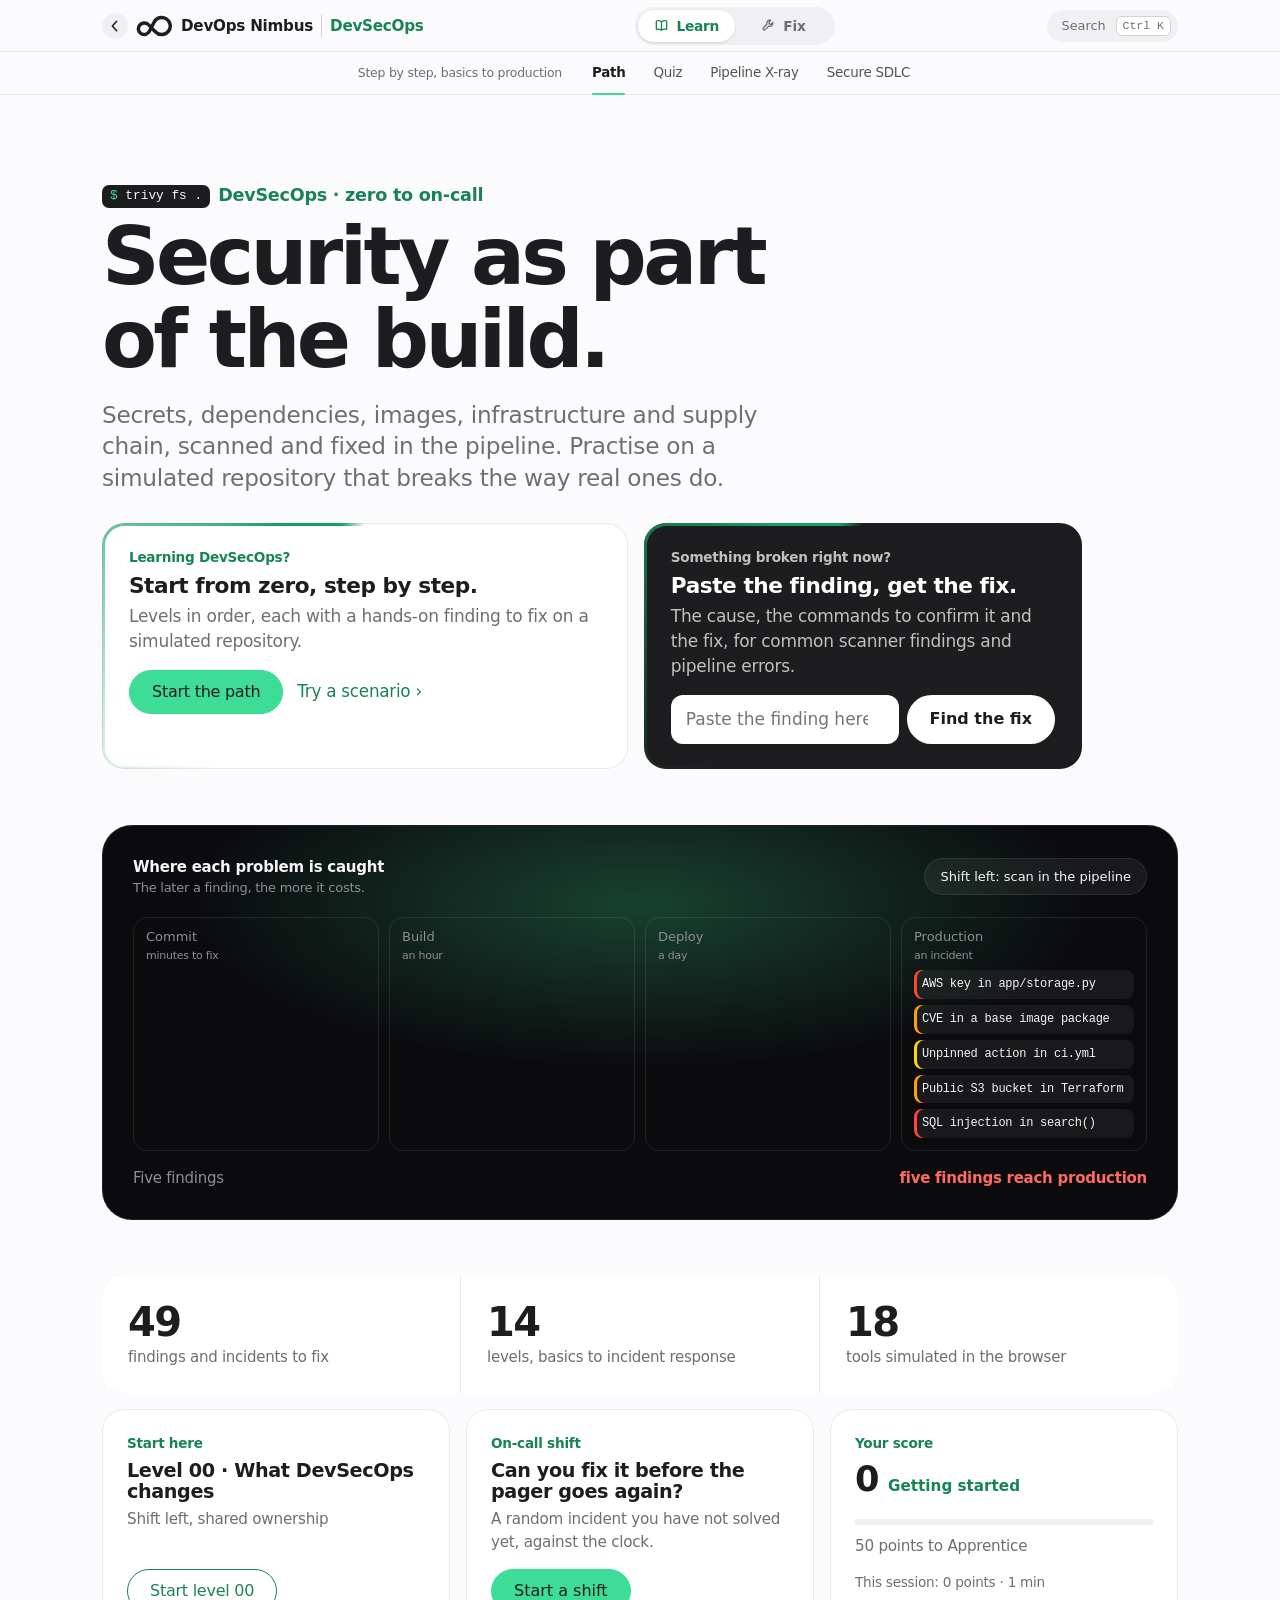
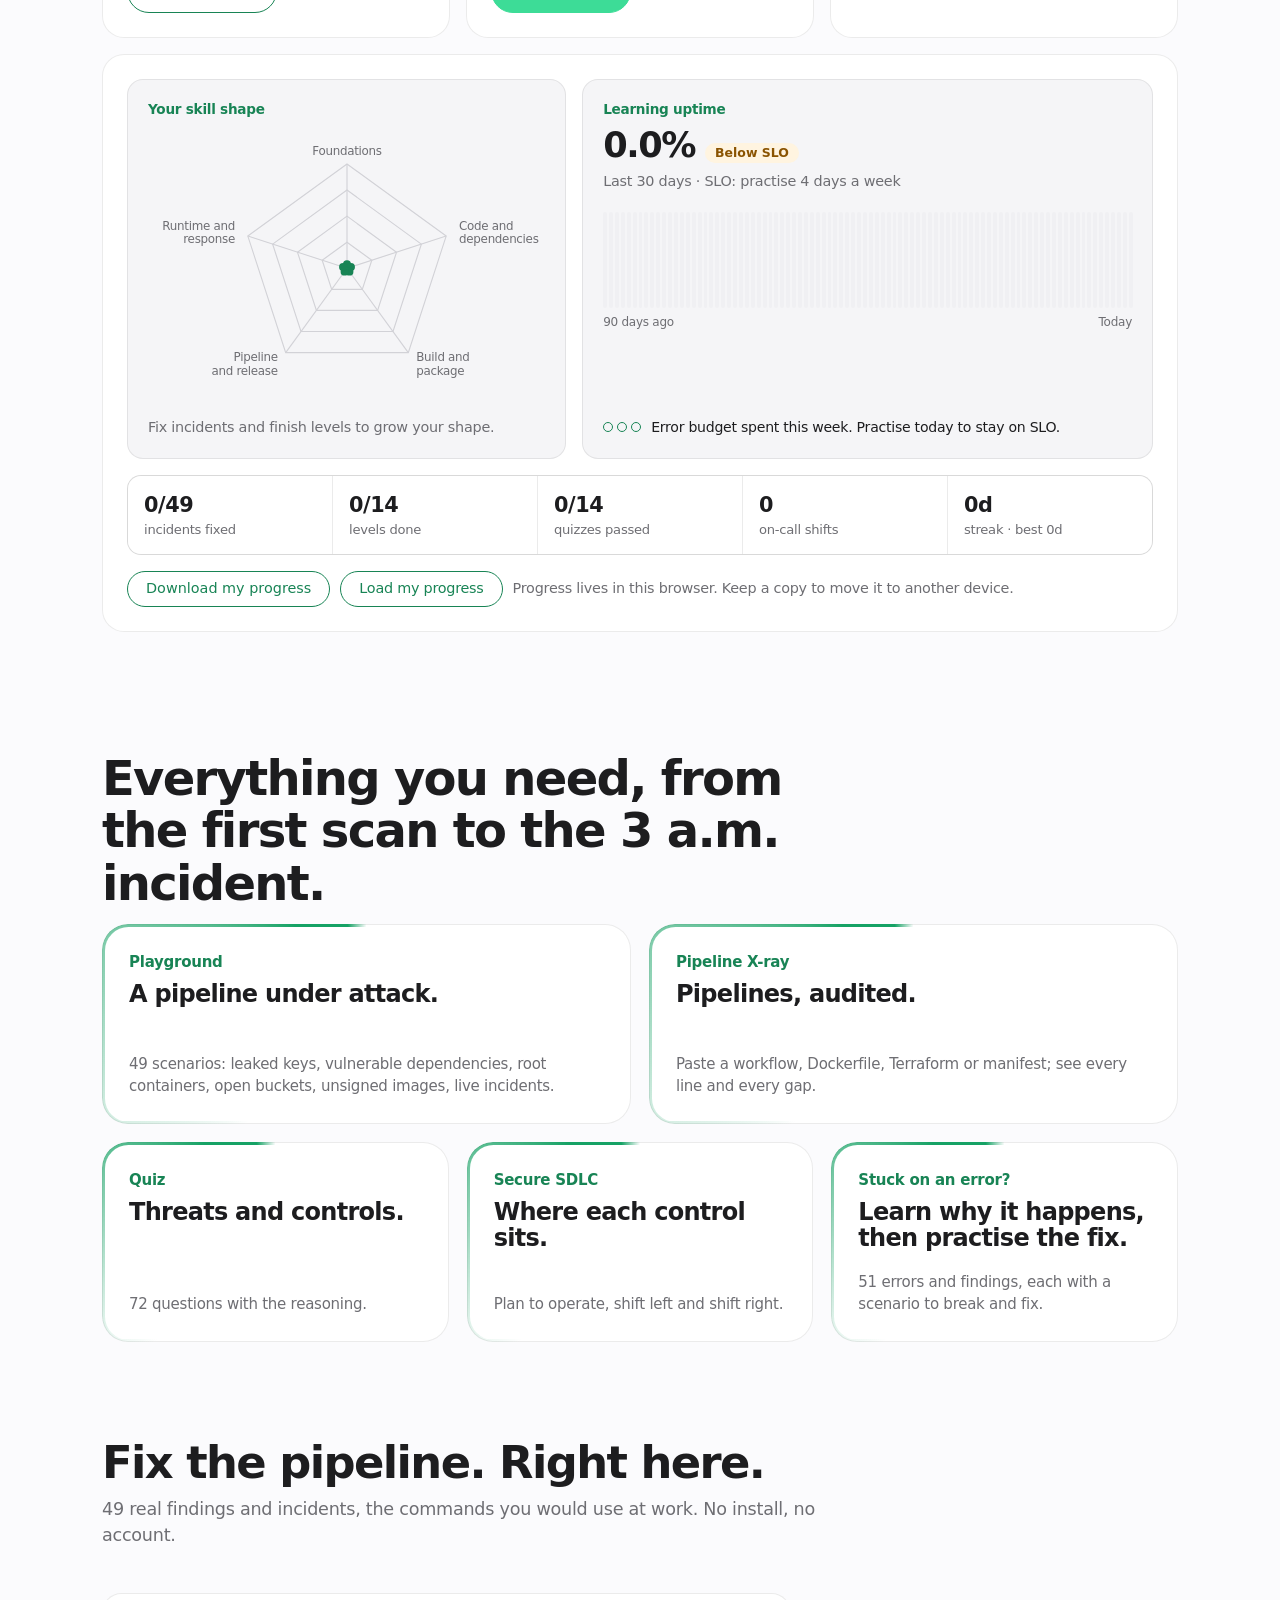
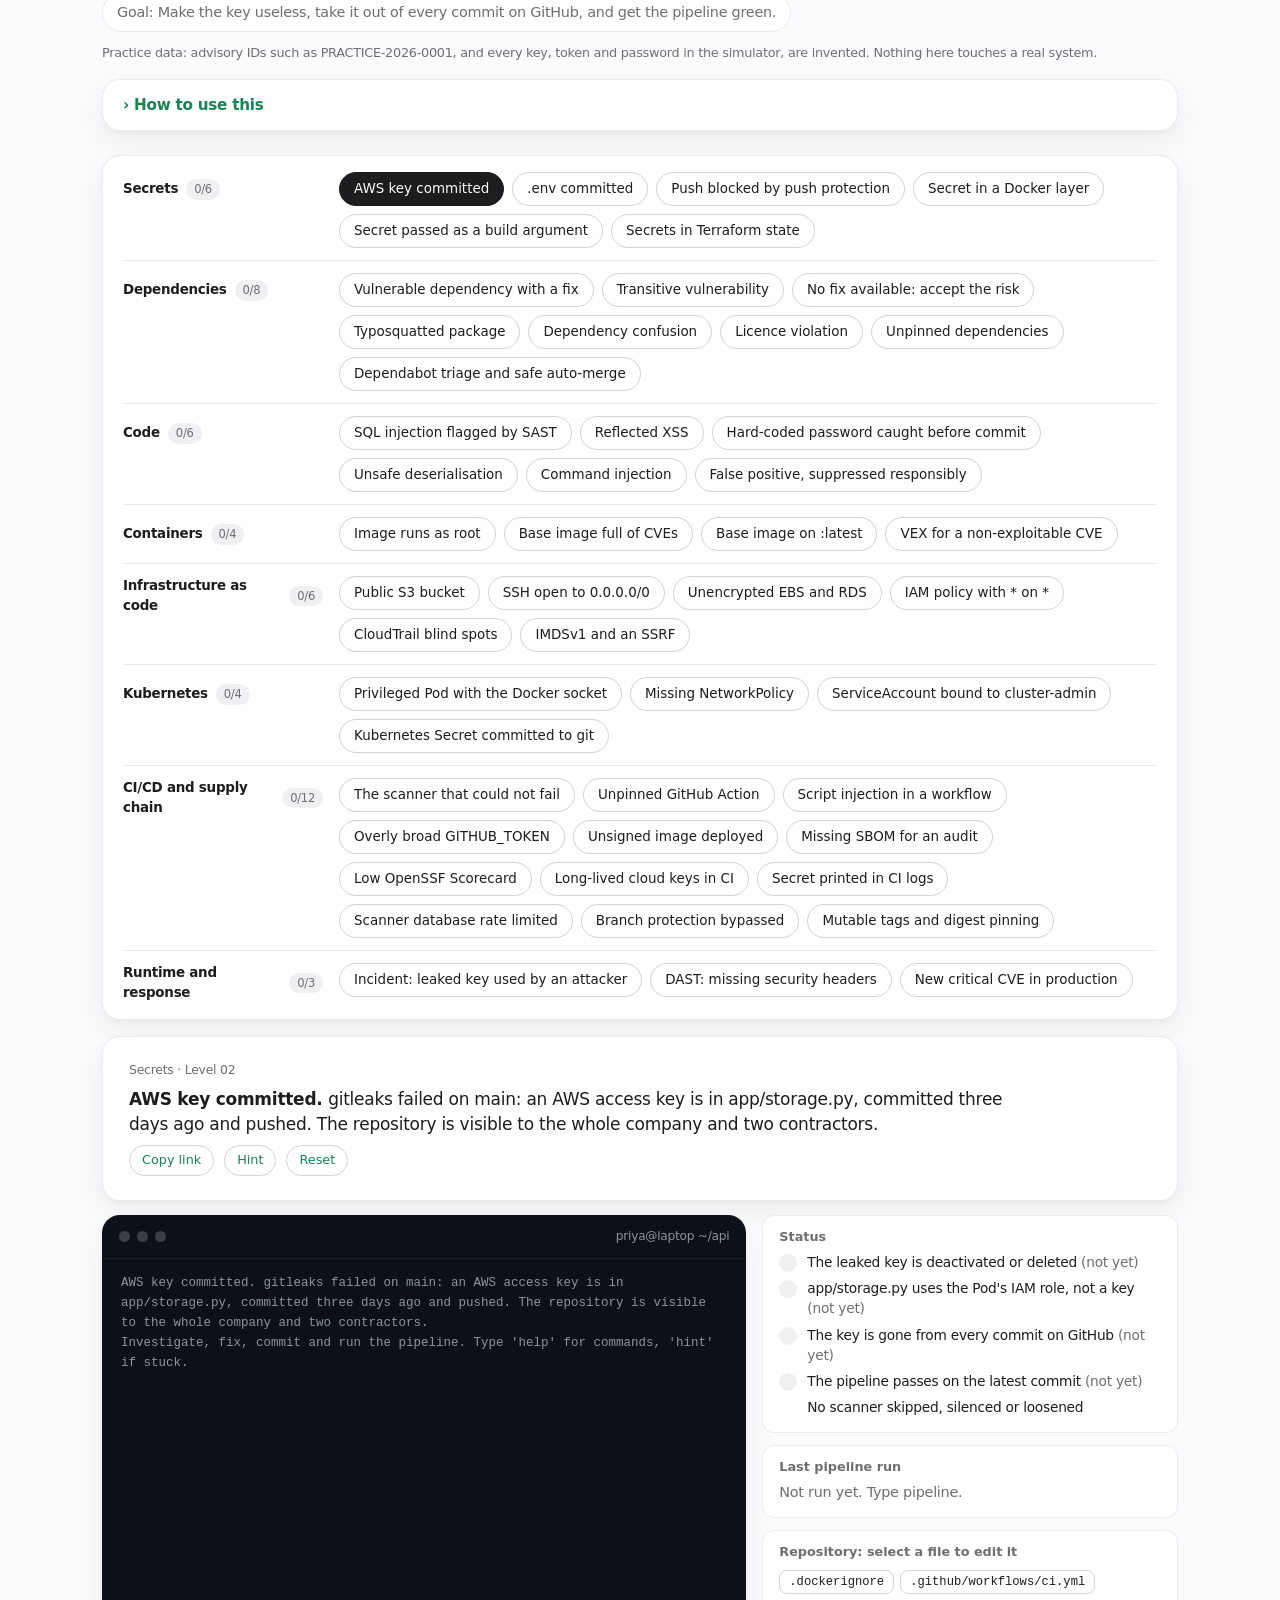
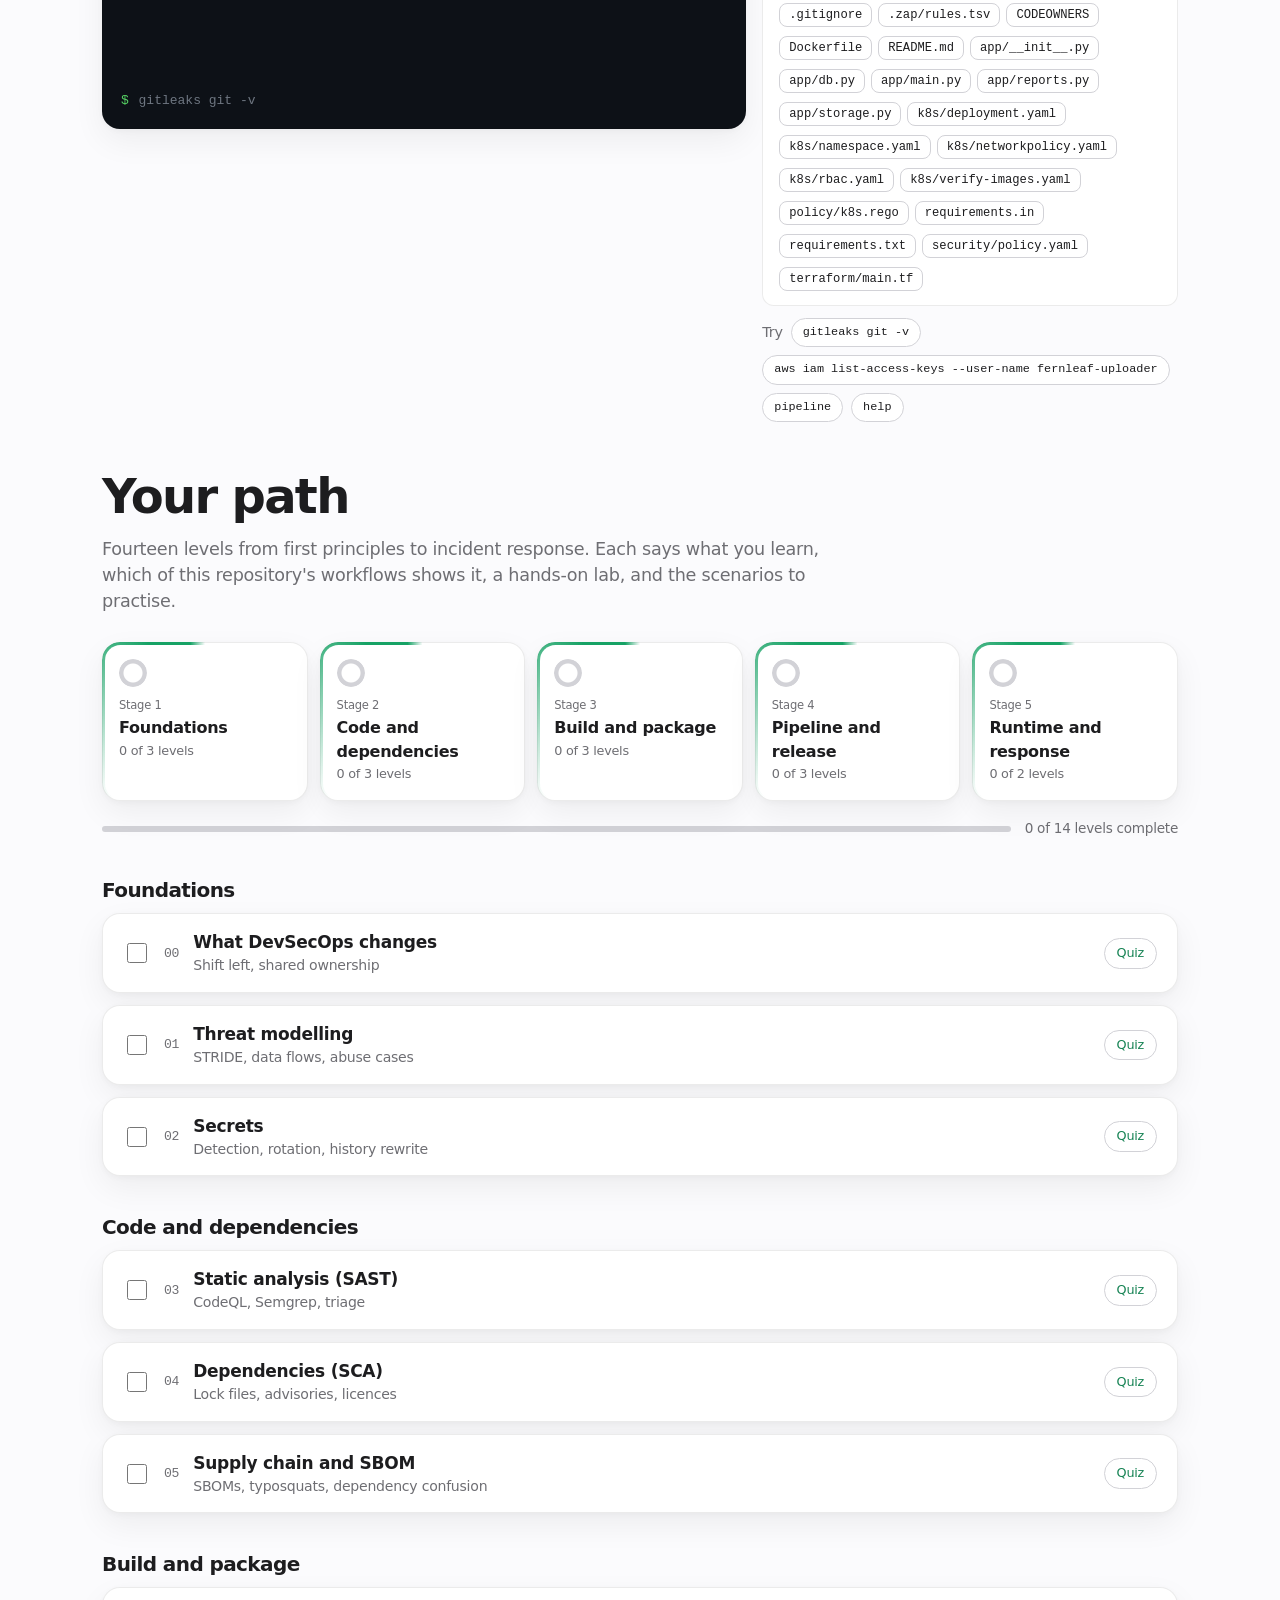
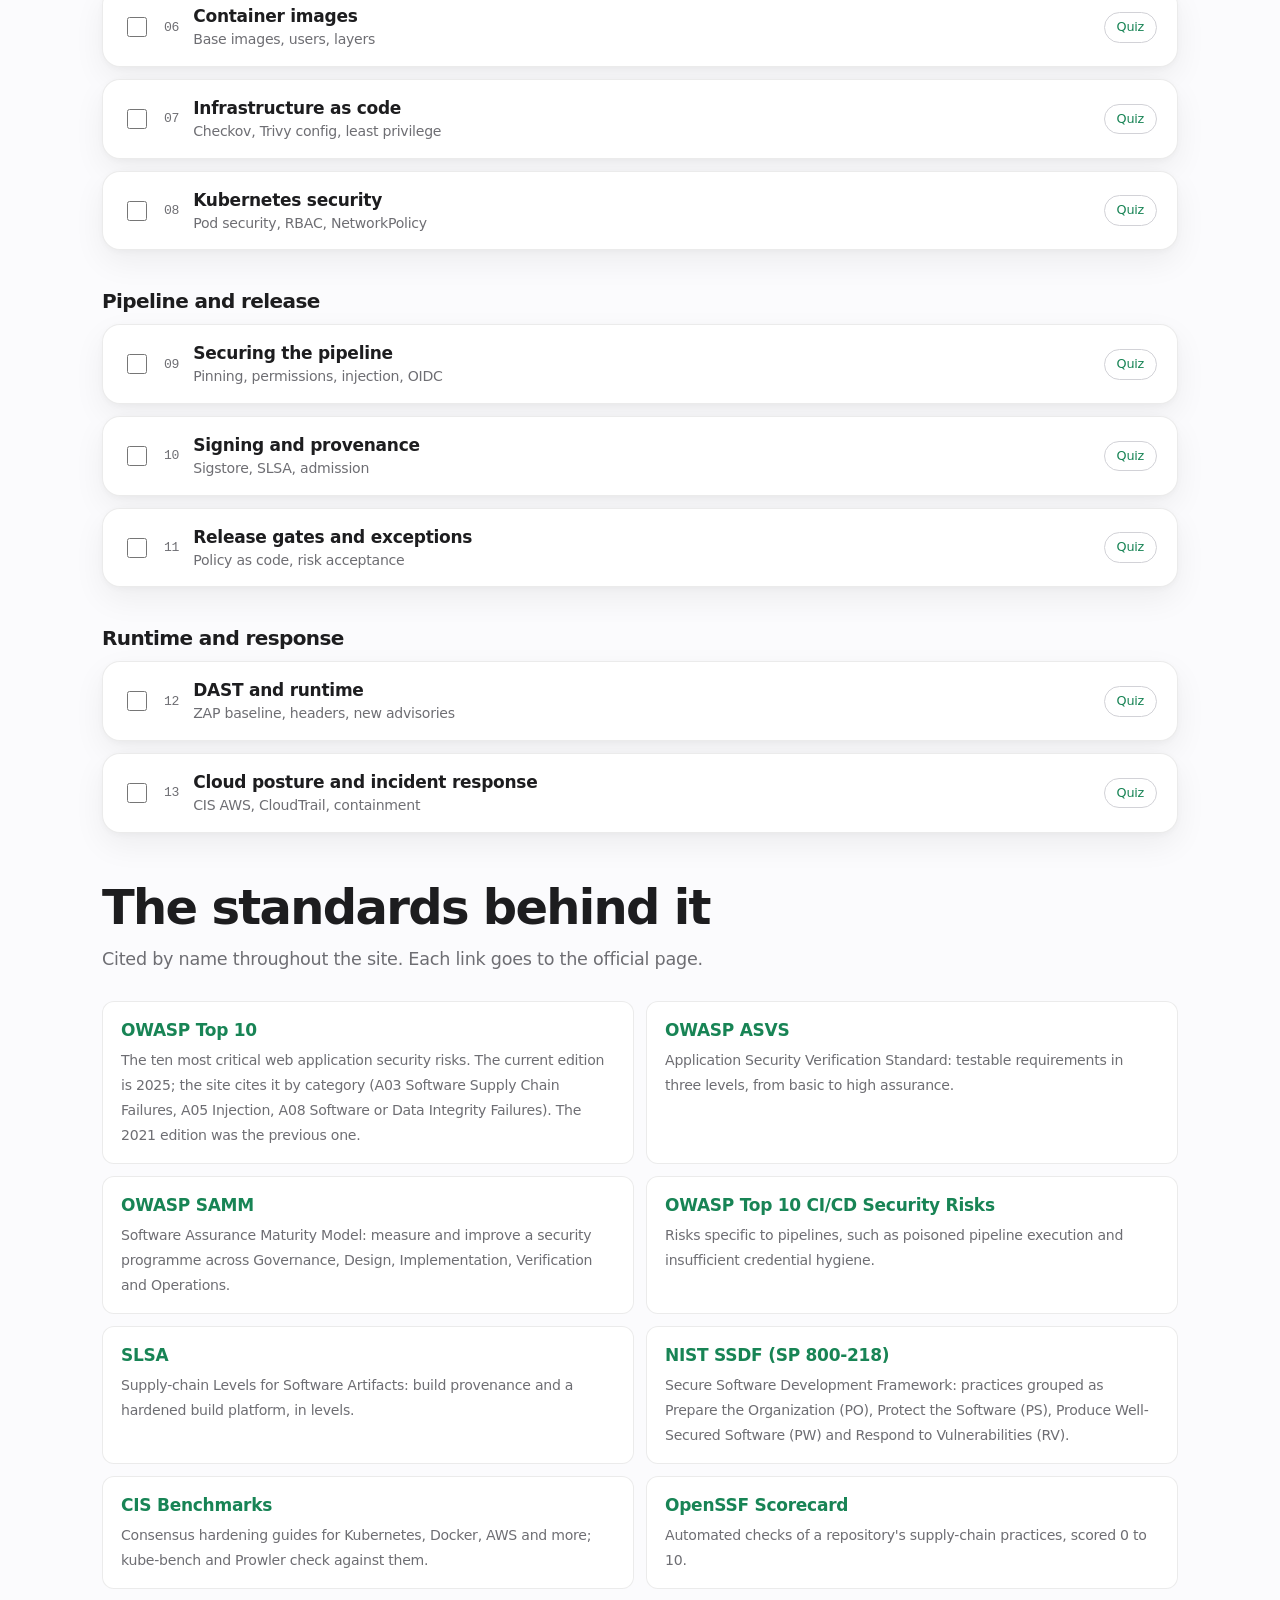
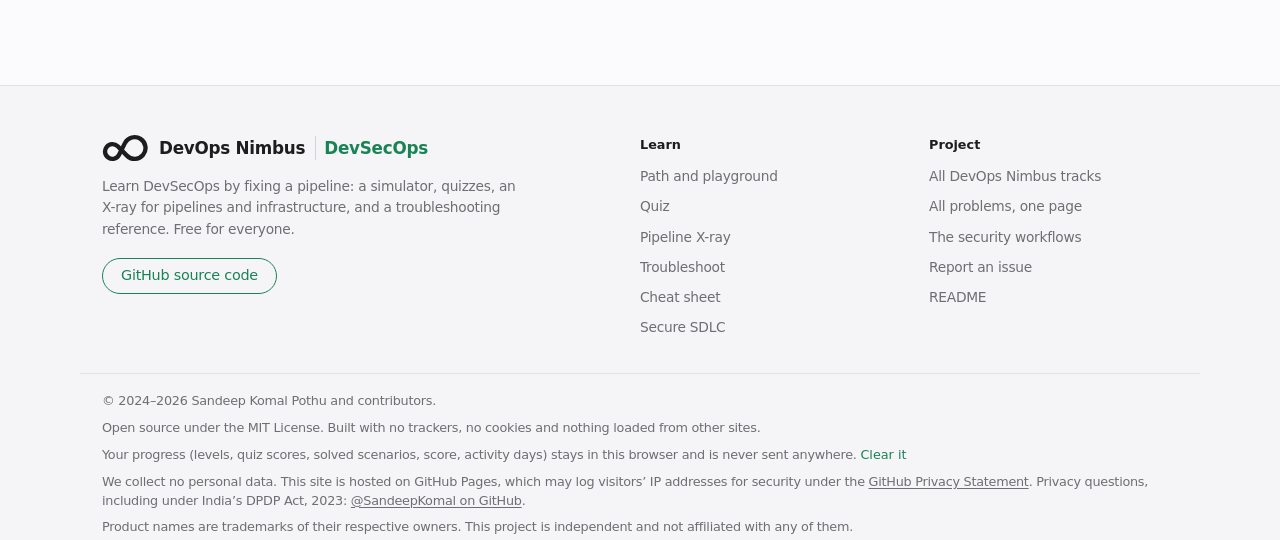
<file: site/index.html>
<!doctype html>
<html lang="en">
<head>
  <meta charset="utf-8">
  <meta name="viewport" content="width=device-width, initial-scale=1">
  <meta http-equiv="Content-Security-Policy" content="default-src 'self'; script-src 'self'; style-src 'self'; img-src 'self' data:; connect-src 'none'; base-uri 'none'; form-action 'none'">
  <title>DevSecOps · DevOps Nimbus</title>
  <meta name="description" content="Learn DevSecOps by fixing a pipeline: leaked secrets, vulnerable dependencies, SQL injection, root containers, public buckets, unsigned images and live incidents, with a browser simulator, a pipeline X-ray and a troubleshooting reference.">
  <meta property="og:type" content="website">
  <meta property="og:site_name" content="DevOps Nimbus">
  <meta property="og:title" content="DevSecOps, zero to on-call · DevOps Nimbus">
  <meta property="og:description" content="Security as part of the build: secrets, dependencies, images, infrastructure and supply chain, scanned and fixed in a pipeline simulator. Free, no account.">
  <meta property="og:url" content="https://sandeepkomal.github.io/DevSecOps/">
  <link rel="canonical" href="https://sandeepkomal.github.io/DevSecOps/">
  <link rel="stylesheet" href="style.css">
  <!-- Only what the first screen needs, fetched alongside the stylesheet; app.js loads the playground, X-ray, quiz bank and Secure SDLC after the first paint. -->
  <script defer src="data.js"></script>
  <script defer src="scenario-index.js"></script>
  <script defer src="app.js"></script>
  <script defer src="engage.js"></script>
  <link rel="icon" href="favicon.svg" type="image/svg+xml">
</head>
<body>
  <a class="skip" href="#main">Skip to content</a>
  <header class="top">
    <div class="wrap top-inner">
      <div class="brand">
        <a class="brand-hub" href="https://sandeepkomal.github.io/devops-nimbus/" title="Back to all DevOps Nimbus tracks"><span class="brand-back" aria-hidden="true"><svg viewBox="0 0 8 14" width="7" height="12"><path d="M6.5 1.5 1.5 7l5 5.5" fill="none" stroke="currentColor" stroke-width="1.8" stroke-linecap="round" stroke-linejoin="round"/></svg></span><img class="mark" src="nimbus.svg" alt="" width="37" height="22"><span>DevOps Nimbus</span><span class="sr-only">: back to all tracks</span></a>
        <a class="brand-track" href="#path">DevSecOps</a>
      </div>
      <nav class="switch" aria-label="Mode">
        <a class="sw learn" href="#path"><svg viewBox="0 0 16 16" width="15" height="15" aria-hidden="true"><path d="M2.5 3.2c1.8-.6 3.6-.4 5.5.8 1.9-1.2 3.7-1.4 5.5-.8v9c-1.8-.6-3.6-.4-5.5.8-1.9-1.2-3.7-1.4-5.5-.8zM8 4v9" fill="none" stroke="currentColor" stroke-width="1.4" stroke-linejoin="round"/></svg>Learn</a>
        <a class="sw fix" href="#doctor"><svg viewBox="0 0 16 16" width="15" height="15" aria-hidden="true"><path d="M10.2 2.4a3.3 3.3 0 0 0-3.9 4.3L2.6 10.4a1.4 1.4 0 0 0 2 2l3.7-3.7a3.3 3.3 0 0 0 4.3-3.9l-2 2-1.7-.4-.4-1.7z" fill="none" stroke="currentColor" stroke-width="1.4" stroke-linejoin="round"/></svg>Fix</a>
      </nav>
      <button type="button" class="kbd-btn" id="palette-open" aria-label="Search the site (Ctrl+K)"><span>Search</span><kbd id="palette-key">Ctrl K</kbd></button>
    </div>
    <div class="wrap sub-row">
      <nav class="subnav" aria-label="Sections">
        <div class="mode learn" role="group" aria-label="Learn">
          <span class="mode-k">Step by step, basics to production</span>
          <a href="#path" data-tab="path">Path</a>
          <a href="#quiz" data-tab="quiz">Quiz</a>
          <a href="#xray" data-tab="xray">Pipeline X-ray</a>
          <a href="#arch" data-tab="arch">Secure SDLC</a>
        </div>
        <div class="mode fix" role="group" aria-label="Fix">
          <span class="mode-k">Something broken? Find the cause and the fix</span>
          <a href="#doctor" data-tab="doctor">Troubleshoot</a>
          <a href="#cheats" data-tab="cheats">Cheat sheet</a>
        </div>
      </nav>
    </div>
  </header>

  <main id="main" class="wrap">
    <section id="tab-path" class="tab">
      <header class="hero">
        <p class="eyebrow"><code class="eyebrow-cmd" aria-hidden="true"><span>$</span> trivy fs .</code>DevSecOps · zero to on-call</p>
        <h1>Security as part<br>of the build.</h1>
        <p class="sub">Secrets, dependencies, images, infrastructure and supply chain, scanned and fixed in the pipeline. Practise on a simulated repository that breaks the way real ones do.</p>
        <div class="doors">
          <div class="door learn">
            <p class="door-k">Learning DevSecOps?</p>
            <h2>Start from zero, step by step.</h2>
            <p>Levels in order, each with a hands-on finding to fix on a simulated repository.</p>
            <div class="ctas">
              <a class="pill primary" href="#levels-title" id="cta-path">Start the path</a>
              <a class="link-arrow" href="#play/aws-key" id="cta-play">Try a scenario</a>
            </div>
          </div>
          <div class="door fix">
            <p class="door-k">Something broken right now?</p>
            <h2>Paste the finding, get the fix.</h2>
            <p>The cause, the commands to confirm it and the fix, for common scanner findings and pipeline errors.</p>
            <div class="door-search">
              <input id="door-q" type="search" placeholder="Paste the finding here" aria-label="Paste a finding or an error" autocomplete="off" spellcheck="false">
              <button type="button" class="pill" id="door-go">Find the fix</button>
            </div>
          </div>
        </div>
        <div class="stage" id="stage" aria-label="Where each problem is caught"></div>
        <div class="stats" id="stats"></div>
        <section class="engage" id="engage" aria-label="Your learning"></section>
      </header>

      <h2 class="section-title">Everything you need, from the first scan to the 3 a.m. incident.</h2>
      <div class="bento" id="bento"></div>

      <section class="playground" id="playground" aria-labelledby="pg-title">
        <div class="pg-head">
          <div>
            <h2 id="pg-title" class="section-title">Fix the pipeline. Right here.</h2>
            <p class="section-sub" id="pg-sub"></p>
          </div>
          <p id="pg-goal" class="pg-goal" aria-live="polite"></p>
        </div>
        <p class="pg-practice">Practice data: advisory IDs such as PRACTICE-2026-0001, and every key, token and password in the simulator, are invented. Nothing here touches a real system.</p>
        <div class="guide-slot" data-guide="playground"></div>
        <div class="pg-scenarios" id="pg-scenarios" role="group" aria-label="Scenario"></div>
        <div class="pg-story card" id="pg-story"></div>
        <div class="pg-body">
          <div class="pg-term" id="pg-term">
            <div class="pg-bar" aria-hidden="true"><span></span><span></span><span></span><em>priya@laptop ~/api</em></div>
            <div class="pg-out" id="pg-out" role="log" aria-live="polite" aria-label="Terminal output"></div>
            <form class="pg-form" id="pg-form" autocomplete="off">
              <span aria-hidden="true">$</span>
              <input id="pg-input" type="text" spellcheck="false" autocapitalize="off" aria-label="Type a command" placeholder="gitleaks git -v">
            </form>
          </div>
          <div class="pg-side">
            <div class="pg-panel"><h3>Status</h3><ul class="pg-checks" id="pg-checks"></ul></div>
            <div class="pg-panel"><h3>Last pipeline run</h3><div class="pg-stages" id="pg-stages"></div></div>
            <div class="pg-panel"><h3>Repository: select a file to edit it</h3><ul class="pg-files" id="pg-files"></ul></div>
            <div class="pg-try" id="pg-try"></div>
          </div>
        </div>
        <div class="pg-editor card" id="pg-editor" hidden>
          <div class="pg-editor-bar">
            <strong id="pg-edit-name"></strong>
            <span>
              <button type="button" class="pill primary small-pill" id="pg-save">Save</button>
              <button type="button" class="pill small-pill" id="pg-cancel">Close</button>
            </span>
          </div>
          <label class="note" for="pg-edit">Edit, then Save. Saving changes the working tree; commit with git commit -am "..." and run the pipeline.</label>
          <textarea id="pg-edit" spellcheck="false" autocapitalize="off"></textarea>
        </div>
      </section>

      <h2 class="section-title" id="levels-title">Your path</h2>
      <p class="section-sub">Fourteen levels from first principles to incident response. Each says what you learn, which of this repository's workflows shows it, a hands-on lab, and the scenarios to practise.</p>
      <div class="guide-slot" data-guide="path"></div>
      <div class="stages" id="stages" role="list"></div>
      <div class="progress-row">
        <div class="bar" role="progressbar" aria-label="Levels complete" aria-valuemin="0" aria-valuemax="14" id="bar"><span id="bar-fill"></span></div>
        <span id="bar-text"></span>
      </div>
      <div id="levels"></div>

      <h2 class="section-title">The standards behind it</h2>
      <p class="section-sub">Cited by name throughout the site. Each link goes to the official page.</p>
      <div class="standards" id="standards"></div>
    </section>

    <section id="tab-quiz" class="tab" hidden>
      <h2>Quiz</h2>
      <p class="lede">Scenario questions for every level. You see right or wrong as soon as you answer, with the reasoning.</p>
      <label class="field">Practise
        <select id="quiz-level"></select>
      </label>
      <div id="quiz-list"></div>
    </section>

    <section id="tab-xray" class="tab" hidden>
      <h2>Pipeline X-ray</h2>
      <p class="lede">Paste a GitHub Actions workflow, a Dockerfile, Terraform or a Kubernetes manifest. Every line is explained, security issues are flagged by category (secrets, supply chain, least privilege, image hardening, IaC misconfiguration), and missing essentials are listed.</p>
      <div class="guide-slot" data-guide="xray"></div>
      <div class="card">
        <div class="seg" id="xray-examples" role="group" aria-label="Load an example"></div>
        <label for="xray-input" class="note">Paste a file. It is read in this page only; still, do not paste real secrets.</label>
        <textarea id="xray-input" rows="12" spellcheck="false" autocapitalize="off" placeholder="name: ci&#10;on: push&#10;..."></textarea>
        <div class="xray-actions">
          <button type="button" class="pill primary small-pill" id="xray-go">Explain</button>
          <button type="button" class="pill small-pill" id="xray-clear">Clear</button>
          <span class="note">Ctrl+Enter explains.</span>
        </div>
        <p id="xray-error" class="xray-warn" hidden></p>
        <div id="xray-result" hidden>
          <p class="strong" id="xray-summary"></p>
          <div class="xray-summary" id="xray-cats"></div>
          <div id="xray-review"></div>
        </div>
      </div>
      <div class="xray" id="xray-view" hidden>
        <ol id="xray-lines" class="code" aria-label="Lines"></ol>
        <aside id="xray-note" class="card" aria-live="polite"><p class="muted">Select a line.</p></aside>
      </div>
    </section>

    <section id="tab-doctor" class="tab" hidden>
      <p class="mode-banner"><strong>Fix mode.</strong> For when something is broken right now. Learning DevSecOps instead? <a href="#path">Start the path</a>.</p>
      <h2>Stuck on a finding?</h2>
      <p class="lede">Paste the scanner finding or error text, or type a tool or symptom. Each answer explains why it happens, how to confirm it and how to fix and prevent it, then gives you a safe scenario to break and fix it yourself, so you recognise it next time. Each entry has its own link.</p>
      <div class="guide-slot" data-guide="doctor"></div>
      <label class="field">Search errors, findings and tools
        <input id="doctor-q" type="search" placeholder="Paste an error: GH013, TOOMANYREQUESTS, runAsNonRoot, CKV_AWS_24..." autocomplete="off">
      </label>
      <div id="doctor-list" class="doctor-groups"></div>
      <p class="muted" id="doctor-none" hidden>Nothing matches. Try a tool name (trivy, cosign, checkov) or a shorter part of the error.</p>
      <div id="doctor-out"></div>
      <p class="note">Also as a plain page without JavaScript: <a href="problems.html">every problem on one page</a>.</p>
    </section>

    <section id="tab-cheats" class="tab" hidden>
      <h2>Cheat sheet</h2>
      <p class="lede">The commands people use to scan, sign and fix. Try runs one in the playground, in the scenario it belongs to. Lab marks those that need your own machine or cluster.</p>
      <div class="guide-slot" data-guide="cheats"></div>
      <label class="field">Search
        <input id="cheat-q" type="search" placeholder="trivy, cosign, filter-repo, sbom..." autocomplete="off">
      </label>
      <div id="cheat-out"></div>
    </section>

    <section id="tab-arch" class="tab" hidden>
      <h2>The secure development life cycle</h2>
      <p class="lede">The secure software development life cycle: where each control sits, what it catches, how it fails, and which standard it answers to. Select a control for details.</p>
      <div id="arch"></div>
    </section>
  </main>

  <footer class="foot">
    <div class="wrap foot-grid">
      <div class="foot-brand">
        <a class="brand" href="#path"><img class="mark" src="nimbus.svg" alt="" width="47" height="28">DevOps Nimbus <span class="brand-track">DevSecOps</span></a>
        <p>Learn DevSecOps by fixing a pipeline: a simulator, quizzes, an X-ray for pipelines and infrastructure, and a troubleshooting reference. Free for everyone.</p>
        <a class="pill small-pill" href="https://github.com/SandeepKomal/DevSecOps">GitHub source code</a>
      </div>
      <nav class="foot-col" aria-label="Learn">
        <h2>Learn</h2>
        <a href="#path">Path and playground</a>
        <a href="#quiz">Quiz</a>
        <a href="#xray">Pipeline X-ray</a>
        <a href="#doctor">Troubleshoot</a>
        <a href="#cheats">Cheat sheet</a>
        <a href="#arch">Secure SDLC</a>
      </nav>
      <nav class="foot-col" aria-label="Project">
        <h2>Project</h2>
        <a href="https://sandeepkomal.github.io/devops-nimbus/">All DevOps Nimbus tracks</a>
        <a href="problems.html">All problems, one page</a>
        <a href="https://github.com/SandeepKomal/DevSecOps/tree/main/.github/workflows">The security workflows</a>
        <a href="https://github.com/SandeepKomal/DevSecOps/issues">Report an issue</a>
        <a href="https://github.com/SandeepKomal/DevSecOps/blob/main/README.md">README</a>
      </nav>
    </div>
    <div class="wrap foot-base">
      <p>© 2024–2026 Sandeep Komal Pothu and contributors.</p>
      <p>Open source under the MIT License. Built with no trackers, no cookies and nothing loaded from other sites.</p>
      <p>Your progress (levels, quiz scores, solved scenarios, score, activity days) stays in this browser and is never sent anywhere. <button type="button" class="link-btn" id="forget">Clear it</button></p>
      <p>We collect no personal data. This site is hosted on GitHub Pages, which may log visitors’ IP addresses for security under the <a href="https://docs.github.com/en/site-policy/privacy-policies/github-general-privacy-statement">GitHub Privacy Statement</a>. Privacy questions, including under India’s DPDP Act, 2023: <a href="https://github.com/SandeepKomal">@SandeepKomal on GitHub</a>.</p>
      <p>Product names are trademarks of their respective owners. This project is independent and not affiliated with any of them.</p>
    </div>
  </footer>

  <dialog id="palette" class="palette" aria-label="Search">
    <input id="palette-input" type="text" placeholder="Jump to a scenario, problem, level or section" autocomplete="off" aria-controls="palette-list">
    <ul id="palette-list" role="listbox"></ul>
    <p class="palette-foot muted"><kbd>↑</kbd> <kbd>↓</kbd> to move · <kbd>Enter</kbd> to open · <kbd>Esc</kbd> to close</p>
  </dialog>
</body>
</html>
</file>
<file: site/style.css>
/* DevOps Nimbus DevSecOps. Calm product-page styling: system font, solid surfaces,
   hairline borders, one accent (green), light and dark. */
:root {
  --bg: #fbfbfd;
  --surface: #ffffff;
  --surface-2: #f5f5f7;
  --text: #1d1d1f;
  --muted: #6e6e73;
  --line: #d2d2d7;
  --hair: rgba(0, 0, 0, .08);
  --accent: #188455; --accent-fill: #3ddc97; --accent-fill-hover: #36c285; --on-fill: #1d1d1f;
  --accent-hover: #147048;
  --accent-2: #188455;
  --stage-accent: #3ddc97; /* the dark stage keeps the dark-mode accent */
  --accent-soft: #e8fbf3;
  --on-accent: #ffffff;
  --ok: #1d8a3a;
  --ok-soft: #e9f6ec;
  --bad: #d70015;
  --bad-soft: #fdecee;
  --warn: #c77700;
  --warn-text: #8a5300;
  --warn-soft: #fff4e0;
  --code-bg: #f0f0f3;
  --nav: #fbfbfd;
  --stage: #0b0b0d;
  --stage-text: #f5f5f7;
  --stage-muted: #8e8e93;
  --stage-line: rgba(255, 255, 255, .09);
  --shadow: 0 2px 8px rgba(0, 0, 0, .04), 0 12px 32px rgba(0, 0, 0, .06);
  --radius: 18px;
  --radius-sm: 12px;
  --ease: cubic-bezier(.22, .8, .2, 1);
  color-scheme: light dark;
}
@media (prefers-color-scheme: dark) {
  :root {
    --bg: #000000;
    --surface: #1c1c1e;
    --surface-2: #161617;
    --text: #f5f5f7;
    --muted: #a1a1a6;
    --line: #424245;
    --hair: rgba(255, 255, 255, .1);
    --accent: #3ddc97; --accent-fill: #3ddc97; --accent-fill-hover: #5ae1a7; --on-fill: #000000;
    --accent-hover: #64e3ac;
    --accent-2: #3ddc97;
    --accent-soft: #1d3a2f;
    --on-accent: #000000;
    --ok: #30d158;
    --ok-soft: #0f2e18;
    --bad: #ff6961;
    --bad-soft: #3a1414;
    --warn: #ffb340;
    --warn-text: #ffcc80;
    --warn-soft: #3a2a0c;
    --code-bg: #2c2c2e;
    --nav: #000000;
    --shadow: none;
  }
}

* { box-sizing: border-box; }
html { -webkit-text-size-adjust: 100%; scroll-padding-top: 96px; }
body { margin: 0; background: var(--bg); color: var(--text); font: 17px/1.47 -apple-system, BlinkMacSystemFont, "SF Pro Text", "Helvetica Neue", "Segoe UI", system-ui, sans-serif; letter-spacing: -.015em; -webkit-font-smoothing: antialiased; overflow-x: hidden; }
a { color: var(--accent); text-decoration: none; }
a:hover { text-decoration: underline; }
code, pre, kbd { font-family: "SF Mono", ui-monospace, Menlo, Consolas, monospace; font-size: .86em; letter-spacing: 0; }
:not(pre) > code { background: var(--code-bg); padding: .12em .4em; border-radius: 6px; overflow-wrap: anywhere; }
pre { background: var(--code-bg); padding: 14px 16px; border-radius: var(--radius-sm); overflow-x: auto; margin: 0; line-height: 1.6; }
h1, h2, h3, h4 { letter-spacing: -.03em; line-height: 1.1; }
:focus-visible { outline: 3px solid var(--accent); outline-offset: 3px; border-radius: 8px; }
button { font: inherit; }
.wrap { max-width: 1120px; margin: 0 auto; padding: 0 22px; }
.skip { position: absolute; left: -9999px; }
.skip:focus { left: 16px; top: 8px; background: var(--surface); padding: 6px 10px; z-index: 30; }
.muted { color: var(--muted); }
.note { color: var(--muted); font-size: .88rem; }
.lede { color: var(--muted); font-size: 1.15rem; margin: -6px 0 24px; max-width: 720px; }
.small { font-size: .9rem; }

/* Navigation */
.top { position: sticky; top: 0; z-index: 20; background: var(--nav); border-bottom: 1px solid var(--hair); }
.top-inner { display: flex; align-items: center; gap: 18px; height: 52px; }
.brand { display: flex; align-items: center; gap: 8px; font-weight: 600; font-size: .95rem; color: var(--text); white-space: nowrap; }
.brand:hover { text-decoration: none; }
.brand img { display: block; }
main { padding-bottom: 64px; min-height: 70vh; }
.tab > h2 { font-size: clamp(2rem, 4.5vw, 3rem); font-weight: 700; margin: 48px 0 14px; }

/* Hero (immersive): the plain page in light mode, the stage colour in dark mode */
/* Full bleed from inside the centred column: the margins reach the viewport edges, the padding brings the content back. */
.hero { padding: 88px calc(50vw - 50%) 72px; margin-inline: calc(50% - 50vw); }
@media (prefers-color-scheme: dark) { .hero { background: var(--stage); } }
.eyebrow { color: var(--accent); font-weight: 600; font-size: 1.1rem; margin: 0 0 6px; }
.hero h1 { font-size: clamp(2.6rem, 7vw, 5rem); line-height: 1.04; letter-spacing: -.045em; font-weight: 700; margin: 0 0 18px; }
.hero .sub { font-size: clamp(1.1rem, 2.2vw, 1.45rem); color: var(--muted); line-height: 1.35; max-width: 660px; margin: 0 0 30px; }
.ctas { display: flex; gap: 14px; flex-wrap: wrap; align-items: center; }
.pill { display: inline-flex; align-items: center; justify-content: center; gap: 6px; min-height: 44px; padding: 0 22px; border-radius: 99px; font: inherit; font-size: 1rem; color: var(--accent); background: transparent; border: 1px solid var(--accent); cursor: pointer; transition: background .2s var(--ease), transform .2s var(--ease); }
.pill:hover { text-decoration: none; background: var(--accent-soft); }
.pill:active { transform: scale(.98); }
.pill.primary { background: var(--accent-fill); color: var(--on-fill); border-color: var(--accent-fill); }
.pill.primary:hover { background: var(--accent-fill-hover); border-color: var(--accent-fill); }
.small-pill { min-height: 36px; padding: 0 18px; font-size: .9rem; }
.link-arrow { color: var(--accent); font-size: 1.05rem; }
.link-arrow::after { content: " ›"; }
.doors { display: grid; grid-template-columns: 1.2fr 1fr; gap: 16px; max-width: 980px; }
.door { padding: 24px 26px; border-radius: 22px; border: 1px solid var(--hair); background: var(--surface); display: flex; flex-direction: column; gap: 6px; }
.door h2 { margin: 0; font-size: 1.35rem; letter-spacing: -.02em; }
.door p { margin: 0; color: var(--muted); }
.door .door-k { font-size: .85rem; font-weight: 600; color: var(--accent); }
.door .ctas { margin-top: 10px; }
.door-search { display: flex; gap: 8px; margin-top: 10px; }
.door-search input { flex: 1; min-width: 0; border-radius: 99px; }
/* Fix mode banner: a neutral card with an on-call bar. */
.mode-banner { margin: 32px 0 0; padding: 12px 16px; border-radius: var(--radius-sm); background: var(--surface); border: 1px solid var(--hair); box-shadow: inset 3px 0 0 var(--oncall); font-size: .95rem; }
.mode-banner + h2 { margin-top: 28px; }

/* The stage: the track's signature, lit by the accent */
.stage { position: relative; margin-top: 56px; background: var(--stage); color: var(--stage-text); border: 1px solid var(--stage-line); border-radius: 30px; padding: 30px; min-height: 340px; overflow: hidden; isolation: isolate; }
.stage::before { content: ""; position: absolute; inset: -40% -10% auto; height: 120%; background: radial-gradient(closest-side, color-mix(in srgb, var(--stage-accent) 26%, transparent), transparent 70%); z-index: -1; pointer-events: none; }
.stage-bar { display: flex; justify-content: space-between; align-items: center; gap: 12px; margin-bottom: 20px; font-size: 13px; color: var(--stage-muted); flex-wrap: wrap; }
.stage-bar strong { color: var(--stage-text); font-weight: 600; font-size: 15px; display: block; }
.toggle { border: 1px solid var(--stage-line); background: rgba(255, 255, 255, .06); color: var(--stage-text); border-radius: 99px; padding: 8px 15px; font-size: 13px; cursor: pointer; transition: background .2s, border-color .2s; }
.toggle:hover, .toggle[aria-pressed="true"] { border-color: var(--stage-accent); background: color-mix(in srgb, var(--stage-accent) 18%, transparent); }
.lanes { display: grid; grid-template-columns: repeat(4, minmax(0, 1fr)); gap: 10px; }
.lane { border: 1px solid var(--stage-line); border-radius: 14px; padding: 12px; min-height: 196px; }
.lane h3 { margin: 0 0 8px; font-size: 13px; font-weight: 500; color: var(--stage-muted); letter-spacing: 0; }
.lane .cost { display: block; font-size: 11px; color: var(--stage-muted); margin-top: -4px; margin-bottom: 6px; }
.finding { font: 12px/1.4 "SF Mono", ui-monospace, Menlo, Consolas, monospace; border-radius: 8px; padding: 6px 8px; margin-top: 6px; background: rgba(255, 255, 255, .06); animation: finding-in .5s var(--ease) both; }
.finding.crit { box-shadow: inset 3px 0 #ff453a; }
.finding.high { box-shadow: inset 3px 0 #ff9f0a; }
.finding.med { box-shadow: inset 3px 0 #ffd60a; }
@keyframes finding-in { from { opacity: 0; transform: translateX(28px); } }
.meter { margin-top: 16px; display: flex; justify-content: space-between; gap: 12px; font-size: 15px; flex-wrap: wrap; }
.meter b.ok { color: #30d158; } .meter b.bad { color: #ff6961; }
.dim { color: var(--stage-muted); }

/* Stats and bento */
.stats { display: grid; grid-template-columns: repeat(3, 1fr); gap: 1px; background: var(--hair); border-radius: 22px; overflow: hidden; margin: 56px 0 0; }
.stats div { background: var(--surface); padding: 24px 26px; }
@media (prefers-color-scheme: dark) { .stats { background: var(--stage-line); } .stats div { background: #161618; } }
.stats b { display: block; font-size: 40px; letter-spacing: -.04em; line-height: 1.1; }
.stats span { color: var(--muted); font-size: 15px; }
.section-title { font-size: clamp(1.8rem, 4vw, 2.8rem); font-weight: 700; letter-spacing: -.035em; margin: 88px 0 10px; max-width: 760px; }
.section-sub { color: var(--muted); font-size: 1.1rem; margin: 0 0 28px; max-width: 720px; }
.bento { display: grid; grid-template-columns: repeat(6, 1fr); gap: 18px; }
.tile { background: var(--surface); border: 1px solid var(--hair); border-radius: 26px; padding: 26px; grid-column: span 2; min-height: 200px; display: flex; flex-direction: column; justify-content: space-between; color: var(--text); transition: transform .35s var(--ease), box-shadow .35s var(--ease); }
.tile:hover { transform: translateY(-3px); box-shadow: 0 18px 40px -22px rgba(0, 0, 0, .3); text-decoration: none; }
.tile.wide { grid-column: span 3; }
.tile .k { color: var(--accent); font-weight: 600; font-size: 15px; }
.tile h3 { font-size: 24px; margin: 8px 0 0; }
.tile p { color: var(--muted); margin: 10px 0 0; font-size: 15px; }

/* Cards, fields, chips */
.card { background: var(--surface); border-radius: var(--radius); box-shadow: var(--shadow); border: 1px solid var(--hair); padding: 24px 26px; }
.field { display: flex; flex-direction: column; gap: 6px; font-size: .9rem; color: var(--muted); max-width: 640px; margin-bottom: 22px; }
select, input[type="search"], input[type="text"] { font: inherit; color: var(--text); background: var(--surface); border: 1px solid var(--line); border-radius: var(--radius-sm); padding: 11px 14px; }
select:focus, input[type="search"]:focus { border-color: var(--accent); outline: none; box-shadow: 0 0 0 4px var(--accent-soft); }
.chip { font: inherit; font-size: .86rem; border: 1px solid var(--line); background: var(--surface); color: var(--text); padding: 7px 14px; border-radius: 99px; cursor: pointer; transition: border-color .2s, background .2s; }
.chip:hover { border-color: var(--accent); }
.chip[aria-pressed="true"] { border-color: var(--accent); background: var(--accent-soft); color: var(--accent); }
.tag { margin: 0 0 6px; font-size: .78rem; color: var(--muted); font-weight: 500; }
.copy { font: inherit; font-size: .8rem; border: 1px solid var(--line); background: var(--surface); color: var(--accent); padding: 5px 12px; border-radius: 99px; cursor: pointer; flex: none; }
.copy:hover { border-color: var(--accent); text-decoration: none; }
.copy.lab { color: var(--muted); }
.link-btn, .linkish { font: inherit; color: var(--accent); background: none; border: 0; padding: 0; cursor: pointer; }
.link-btn:hover, .linkish:hover { text-decoration: underline; }

/* Playground */
.playground { margin-top: 8px; }
.pg-head { display: flex; justify-content: space-between; align-items: flex-end; gap: 16px 20px; flex-wrap: wrap; }
.pg-goal { margin: 0 0 20px; font-size: .9rem; font-weight: 500; padding: 8px 14px; border-radius: 99px; background: var(--surface); border: 1px solid var(--hair); color: var(--muted); }
.pg-goal.done { background: var(--ok-soft); color: var(--ok); border-color: transparent; animation: kq-in .24s var(--ease); }
.pg-practice { font-size: .8rem; color: var(--muted); margin: -8px 0 16px; }
.pg-scenarios { margin: 0 0 16px; padding: 4px 20px; background: var(--surface); border: 1px solid var(--hair); border-radius: var(--radius); box-shadow: var(--shadow); }
.pg-group { display: grid; grid-template-columns: 200px minmax(0, 1fr); align-items: start; gap: 8px 16px; padding: 12px 0; }
.pg-group + .pg-group { border-top: 1px solid var(--hair); }
.pg-group-name { display: flex; align-items: center; gap: 8px; min-height: 34px; font-size: .84rem; font-weight: 600; }
.pg-group-count { font-size: .72rem; font-weight: 500; color: var(--muted); background: var(--code-bg); border-radius: 99px; padding: 2px 8px; font-variant-numeric: tabular-nums; }
.pg-group-count.done { color: var(--ok); }
.pg-group-items { display: flex; flex-wrap: wrap; gap: 8px; }
.pg-scn { font: inherit; font-size: .84rem; display: inline-flex; align-items: center; gap: 6px; min-height: 34px; padding: 0 14px; border-radius: 99px; border: 1px solid var(--line); background: var(--surface); color: var(--text); cursor: pointer; transition: border-color .2s, background .2s; }
.pg-scn:hover { border-color: var(--accent); }
.pg-scn[aria-pressed="true"] { background: var(--text); color: var(--bg); border-color: var(--text); }
.pg-scn-done { color: var(--ok); font-weight: 700; }
.pg-scn[aria-pressed="true"] .pg-scn-done { color: inherit; }
.pg-story { margin: 0 0 14px; }
.pg-story p { margin: 0 0 8px; max-width: 900px; }
.pg-story-bar { display: flex; gap: 10px; align-items: center; flex-wrap: wrap; }
.pg-body { display: grid; grid-template-columns: minmax(0, 1.55fr) minmax(0, 1fr); gap: 16px; align-items: start; }
.pg-term { background: #0d1117; color: #e6edf3; border-radius: var(--radius); box-shadow: var(--shadow); display: flex; flex-direction: column; overflow: hidden; border: 1px solid var(--hair); min-width: 0; }
.pg-bar { display: flex; align-items: center; gap: 7px; padding: 12px 16px; border-bottom: 1px solid rgba(255, 255, 255, .07); }
.pg-bar span { width: 11px; height: 11px; border-radius: 50%; background: #3a3f47; }
.pg-bar em { margin-left: auto; font-style: normal; font-size: .76rem; color: #8b949e; }
.pg-out { overflow: auto; padding: 14px 18px 4px; height: 420px; font: 12.5px/1.6 "SF Mono", ui-monospace, Menlo, Consolas, monospace; letter-spacing: 0; }
.pg-line { white-space: pre-wrap; word-break: break-word; min-height: 1.6em; }
.pg-line.row, .pg-line.head { white-space: pre; word-break: normal; }
.pg-line.dim, .pg-line.head { color: #8b949e; }
.pg-line.cmd { color: #79c0ff; }
.pg-line.warn { color: #ffa198; }
.pg-line.ok { color: #56d364; font-weight: 600; }
.pg-form { display: flex; align-items: center; gap: 10px; padding: 10px 18px 16px; font: 13px "SF Mono", ui-monospace, Menlo, Consolas, monospace; }
.pg-form span { color: #56d364; }
#pg-input { flex: 1; min-width: 0; font: inherit; color: #e6edf3; background: transparent; border: 0; outline: none; padding: 4px 0; caret-color: #56d364; }
#pg-input::placeholder { color: #6e7681; }
.pg-term:focus-within { border-color: var(--accent); }
.pg-side { display: flex; flex-direction: column; gap: 12px; min-width: 0; }
.pg-panel { background: var(--surface); border: 1px solid var(--hair); border-radius: var(--radius-sm); padding: 14px 16px; }
.pg-panel h3 { margin: 0 0 8px; font-size: .8rem; color: var(--muted); font-weight: 600; letter-spacing: 0; }
.pg-checks { list-style: none; margin: 0; padding: 0; display: grid; gap: 6px; font-size: .86rem; }
.pg-checks li { display: grid; grid-template-columns: 20px 1fr; gap: 8px; align-items: start; }
.pg-checks .mark { display: inline-grid; place-items: center; width: 18px; height: 18px; border-radius: 50%; font-size: .66rem; font-weight: 700; background: var(--code-bg); color: var(--muted); margin-top: 2px; }
.pg-checks li.ok .mark { background: var(--ok); color: #fff; animation: kq-pop .45s var(--ease) both; }
@media (prefers-color-scheme: dark) { .pg-checks li.ok .mark { color: #000; } }
.pg-stages { display: flex; flex-wrap: wrap; gap: 6px; }
.pg-stage { font-size: .74rem; padding: 4px 9px; border-radius: 99px; background: var(--code-bg); color: var(--muted); }
.pg-stage.ok { background: var(--ok-soft); color: var(--ok); }
.pg-stage.bad { background: var(--bad-soft); color: var(--bad); }
.pg-files { list-style: none; margin: 0; padding: 0; display: flex; flex-wrap: wrap; gap: 6px; }
.pg-files button { font: .76rem "SF Mono", ui-monospace, Menlo, Consolas, monospace; letter-spacing: 0; border: 1px solid var(--line); background: var(--surface); color: var(--text); padding: 4px 9px; border-radius: 8px; cursor: pointer; }
.pg-files button:hover { border-color: var(--accent); }
.pg-files button.changed { border-color: var(--warn); color: var(--warn-text); }
.pg-try { display: flex; flex-wrap: wrap; gap: 8px; align-items: center; }
.pg-try .chip { font-family: "SF Mono", ui-monospace, Menlo, Consolas, monospace; font-size: .74rem; letter-spacing: 0; padding: 5px 11px; text-align: left; overflow-wrap: anywhere; }
.pg-editor { margin-top: 16px; }
.pg-editor[hidden] { display: none; }
.pg-editor-bar { display: flex; justify-content: space-between; align-items: center; gap: 10px; margin-bottom: 10px; flex-wrap: wrap; }
.pg-editor-bar strong { font: 600 .9rem "SF Mono", ui-monospace, Menlo, Consolas, monospace; }
#pg-edit { width: 100%; min-height: 320px; font: .82rem/1.6 "SF Mono", ui-monospace, Menlo, Consolas, monospace; letter-spacing: 0; color: var(--text); background: var(--code-bg); border: 1px solid transparent; border-radius: var(--radius-sm); padding: 12px 14px; resize: vertical; tab-size: 2; white-space: pre; }
#pg-edit:focus { outline: none; border-color: var(--accent); }

/* Path */
.stages { display: grid; grid-template-columns: repeat(5, minmax(0, 1fr)); gap: 12px; margin: 22px 0 18px; }
.stage-card { display: flex; flex-direction: column; gap: 2px; padding: 16px; border-radius: var(--radius); background: var(--surface); color: var(--text); box-shadow: var(--shadow); border: 1px solid var(--hair); transition: transform .25s var(--ease); }
.stage-card:hover { text-decoration: none; transform: translateY(-2px); }
.stage-card strong { font-size: 1rem; }
.stage-card .muted { font-size: .8rem; }
.stage-num { font-size: .72rem; color: var(--muted); }
.ring { --p: 0; width: 28px; height: 28px; border-radius: 50%; margin-bottom: 8px; background: conic-gradient(var(--accent) calc(var(--p) * 1%), var(--line) 0); -webkit-mask: radial-gradient(circle, transparent 9px, #000 10px); mask: radial-gradient(circle, transparent 9px, #000 10px); }
.stage-card.complete .ring { background: var(--ok); }
.progress-row { display: flex; align-items: center; gap: 14px; margin: 6px 0 8px; }
.bar { flex: 1; height: 6px; background: var(--line); border-radius: 99px; overflow: hidden; }
.bar span { display: block; height: 100%; width: 0; background: var(--accent-fill); border-radius: 99px; transition: width .5s var(--ease); }
#bar-text { color: var(--muted); font-size: .85rem; white-space: nowrap; }
.stage-title { font-size: 1.25rem; font-weight: 700; margin: 40px 0 12px; }
.levels { list-style: none; padding: 0; margin: 0; display: grid; gap: 12px; }
.level { background: var(--surface); border: 1px solid var(--hair); border-radius: var(--radius); box-shadow: var(--shadow); }
.level summary { list-style: none; display: grid; grid-template-columns: auto auto 1fr auto; align-items: center; gap: 14px; padding: 16px 20px; cursor: pointer; }
.level summary::-webkit-details-marker { display: none; }
.level input { width: 20px; height: 20px; accent-color: var(--ok); }
.level .num { font: .82rem "SF Mono", ui-monospace, Menlo, monospace; color: var(--muted); }
.level .what { display: flex; flex-direction: column; min-width: 0; }
.level .what strong { font-weight: 600; }
.level.done .what strong { color: var(--muted); }
.level .topic { color: var(--muted); font-size: .88rem; }
.level-body { padding: 0 20px 20px 20px; display: grid; grid-template-columns: minmax(0, 1fr) minmax(0, 1fr); gap: 8px 28px; font-size: .94rem; }
.level-body h4 { margin: 4px 0 6px; font-size: .8rem; color: var(--muted); font-weight: 600; letter-spacing: 0; }
.level-body ul { margin: 0 0 10px; padding-left: 20px; }
.level-body pre { font-size: .8rem; white-space: pre-wrap; word-break: break-word; }
.level-body .wf { margin: 0 0 6px; }
.level-links { display: flex; flex-wrap: wrap; gap: 8px; align-items: center; }
.standards { display: grid; grid-template-columns: repeat(2, minmax(0, 1fr)); gap: 12px; }
.standards a { display: block; padding: 16px 18px; border-radius: var(--radius-sm); border: 1px solid var(--hair); background: var(--surface); color: var(--text); }
.standards a:hover { border-color: var(--accent); text-decoration: none; }
.standards strong { display: block; color: var(--accent); margin-bottom: 4px; }
.standards span { font-size: .88rem; color: var(--muted); }

/* Quiz */
.score { position: sticky; top: 60px; z-index: 5; background: var(--surface); box-shadow: var(--shadow); border: 1px solid var(--hair); border-radius: var(--radius); padding: 14px 20px; margin-bottom: 18px; display: grid; gap: 10px; }
.score .meter { display: block; height: 6px; background: var(--line); border-radius: 99px; overflow: hidden; margin: 0; }
.score .fill { display: block; height: 100%; width: 0; background: var(--accent-fill); transition: width .35s var(--ease); }
.score .result { margin: 0; }
.question { margin-bottom: 16px; }
.question h3 { font-size: 1.12rem; margin: 0 0 16px; font-weight: 600; line-height: 1.35; letter-spacing: -.02em; }
.options { display: grid; gap: 10px; }
.opt { font: inherit; font-size: 1rem; text-align: left; color: var(--text); background: var(--surface-2); border: 1px solid var(--line); border-radius: var(--radius-sm); padding: 13px 16px; cursor: pointer; transition: border-color .2s, background .2s; }
.opt:hover:not(:disabled) { border-color: var(--accent); background: var(--surface); }
.opt:disabled { cursor: default; }
.opt.right { border-color: var(--ok); background: var(--ok-soft); animation: kq-nudge .3s var(--ease); }
.opt.right::before { content: "✓  "; color: var(--ok); font-weight: 700; }
.opt.wrong { border-color: var(--bad); background: var(--bad-soft); animation: kq-shake .36s var(--ease); }
.opt.wrong::before { content: "✕  "; color: var(--bad); font-weight: 700; }
.opt:disabled:not(.right):not(.wrong) { opacity: .55; }
.feedback { margin: 14px 0 0; line-height: 1.5; }
.feedback:empty { display: none; }
.feedback.ok strong { color: var(--ok); }
.feedback.bad strong { color: var(--bad); }

/* X-ray */
.seg { display: inline-flex; background: var(--code-bg); border-radius: 99px; padding: 3px; margin-bottom: 18px; flex-wrap: wrap; }
.seg button { font: inherit; font-size: .9rem; border: 0; background: transparent; color: var(--muted); padding: 7px 16px; border-radius: 99px; cursor: pointer; }
.seg button[aria-selected="true"] { background: var(--surface); color: var(--text); box-shadow: 0 1px 4px rgba(0, 0, 0, .12); }
#tab-xray label.note { display: block; margin-bottom: 8px; }
#xray-input { width: 100%; font: .86rem/1.6 "SF Mono", ui-monospace, Menlo, Consolas, monospace; letter-spacing: 0; color: var(--text); background: var(--code-bg); border: 1px solid transparent; border-radius: var(--radius-sm); padding: 12px 14px; resize: vertical; }
#xray-input:focus { outline: none; border-color: var(--accent); }
.xray-actions { display: flex; flex-wrap: wrap; align-items: center; gap: 10px 14px; margin-top: 12px; }
.xray-summary { display: flex; flex-wrap: wrap; gap: 8px; margin: 18px 0 12px; }
.cat { font-size: .78rem; padding: 4px 10px; border-radius: 99px; background: var(--warn-soft); color: var(--warn-text); }
.xray { display: grid; grid-template-columns: minmax(0, 1.3fr) minmax(0, 1fr); gap: 18px; align-items: start; }
.xray[hidden] { display: none; }
.code { list-style: none; margin: 0; padding: 10px 0; background: var(--surface); border: 1px solid var(--hair); box-shadow: var(--shadow); border-radius: var(--radius); overflow-x: auto; counter-reset: ln; }
.code li { counter-increment: ln; display: flex; }
.code li::before { content: counter(ln); width: 38px; flex: none; text-align: right; padding-right: 12px; color: var(--muted); font: .78rem/2.1 "SF Mono", ui-monospace, Menlo, monospace; opacity: .6; }
.line { flex: 1; text-align: left; border: 0; background: transparent; color: var(--text); font: .84rem/2.1 "SF Mono", ui-monospace, Menlo, Consolas, monospace; white-space: pre; padding: 0 14px 0 4px; cursor: pointer; border-radius: 6px; }
.line:hover { background: var(--accent-soft); }
.line.on { background: var(--accent-soft); box-shadow: inset 3px 0 0 var(--accent); }
.line.blank { cursor: default; }
.line.blank:hover { background: none; }
.line.warn { box-shadow: inset 3px 0 0 var(--warn); background: color-mix(in srgb, var(--warn-soft) 60%, transparent); }
.line.unknown { color: var(--muted); }
#xray-note { position: sticky; top: 72px; }
#xray-note pre { margin-bottom: 14px; white-space: pre-wrap; }
.xray-warn { color: var(--warn-text); background: var(--warn-soft); padding: 8px 12px; border-radius: 10px; font-size: .92rem; }
.xray-review { margin: 6px 0 0; padding-left: 20px; font-size: .92rem; color: var(--muted); }
.code li.note-slot { display: block; counter-increment: none; padding: 6px 10px 10px; }
.code li.note-slot::before { content: none; }
.code li.note-slot #xray-note { position: static; box-shadow: none; }

/* Troubleshoot */
.doctor-groups { margin: 0 0 20px; padding: 4px 20px; background: var(--surface); border: 1px solid var(--hair); border-radius: var(--radius); box-shadow: var(--shadow); }
.doctor-group { display: grid; grid-template-columns: 200px minmax(0, 1fr); align-items: start; gap: 8px 16px; padding: 12px 0; }
.doctor-group[hidden] { display: none; }
.doctor-group:not([hidden]) ~ .doctor-group:not([hidden]) { border-top: 1px solid var(--hair); }
.doctor-group-name { display: flex; align-items: center; gap: 8px; min-height: 34px; font-size: .84rem; font-weight: 600; }
.doctor-group-count { font-size: .72rem; font-weight: 500; color: var(--muted); background: var(--code-bg); border-radius: 99px; padding: 2px 8px; }
.doctor-group-items { display: flex; flex-wrap: wrap; gap: 8px; }
.doctor-group .chip { text-align: left; line-height: 1.3; }
.doctor-group .chip[hidden] { display: none; }
#doctor-out { scroll-margin-top: 72px; }
.fix h3 { margin: 0 0 6px; font-size: 1.3rem; }
.fix h4 { margin: 20px 0 8px; font-size: .86rem; color: var(--muted); font-weight: 600; letter-spacing: 0; }
.fix ol, .fix ul { margin: 0; padding-left: 20px; }
.fix li { margin: 4px 0; }
.fix pre { white-space: pre-wrap; word-break: break-word; }
.fix-head { display: flex; justify-content: space-between; align-items: flex-start; gap: 12px; flex-wrap: wrap; }
.fix-actions { display: flex; flex-wrap: wrap; gap: 8px; align-items: center; margin-top: 16px; }
.learn-it { margin-top: 24px; padding: 18px 20px; border-radius: var(--radius-sm); background: var(--accent-soft); border: 1px solid var(--hair); }
.fix .learn-it h4 { margin-top: 0; color: var(--text); }
.learn-it > p { margin: 4px 0 0; }

/* Cheat sheet */
.group { font-size: 1rem; color: var(--muted); margin: 28px 0 10px; font-weight: 600; }
.cheats { list-style: none; padding: 0; margin: 0; background: var(--surface); border: 1px solid var(--hair); box-shadow: var(--shadow); border-radius: var(--radius); overflow: hidden; }
.cheats li { display: flex; align-items: center; justify-content: space-between; gap: 14px; padding: 12px 18px; border-top: 1px solid var(--hair); }
.cheats li:first-child { border-top: 0; }
.cheats li > div:first-child { display: flex; flex-direction: column; gap: 3px; min-width: 0; }
.cheats code { background: none; padding: 0; overflow-wrap: anywhere; }
.cheats .muted { font-size: .86rem; }
.cheat-actions { display: flex; gap: 6px; flex: none; }

/* Architecture: the secure SDLC */
.sdlc-controls { display: flex; flex-wrap: wrap; gap: 10px; align-items: center; margin-bottom: 14px; }
.sdlc { display: grid; grid-template-columns: repeat(7, minmax(0, 1fr)); gap: 10px; position: relative; }
.phase { background: var(--surface); border: 1px solid var(--hair); border-radius: var(--radius-sm); padding: 12px; min-height: 260px; box-shadow: var(--shadow); transition: border-color .3s, background .3s; }
.phase h3 { margin: 0 0 2px; font-size: .95rem; }
.phase p { margin: 0 0 10px; font-size: .74rem; color: var(--muted); line-height: 1.35; }
.phase.lit { border-color: var(--accent); background: color-mix(in srgb, var(--accent-soft) 55%, var(--surface)); }
.ctl { display: block; width: 100%; text-align: left; font: inherit; font-size: .8rem; line-height: 1.3; padding: 8px 9px; margin-top: 6px; border-radius: 9px; border: 1px solid var(--line); background: var(--surface-2); color: var(--text); cursor: pointer; transition: border-color .2s, background .2s, opacity .2s; }
.ctl:hover, .ctl[aria-pressed="true"] { border-color: var(--accent); background: var(--accent-soft); }
.sdlc.dimmed .ctl:not(.hl) { opacity: .4; }
.sdlc-arrow { height: 2px; background: var(--line); margin: 14px 0 0; position: relative; }
.sdlc-legend { display: flex; justify-content: space-between; font-size: .78rem; color: var(--muted); margin-top: 6px; }
.arch-detail { margin-top: 18px; }
.arch-detail h3 { margin: 0 0 6px; font-size: 1.2rem; }
.arch-detail h4 { margin: 14px 0 4px; font-size: .84rem; color: var(--muted); font-weight: 600; letter-spacing: 0; }
.arch-detail p { margin: 0; }
.arch-where { color: var(--accent); font-size: .8rem; font-weight: 600; margin: 0 0 2px; }

/* Guides */
.guide { margin: 0 0 24px; background: var(--surface); border: 1px solid var(--hair); border-radius: var(--radius); box-shadow: var(--shadow); }
.guide summary { cursor: pointer; padding: 14px 20px; font-weight: 600; font-size: .95rem; color: var(--accent); list-style: none; }
.guide summary::-webkit-details-marker { display: none; }
.guide summary::before { content: "› "; }
.guide[open] summary::before { content: "⌄ "; }
.guide-body { padding: 0 20px 18px; font-size: .95rem; }
.guide-body > p { margin: 0 0 14px; max-width: 800px; }
.guide-cols { display: grid; grid-template-columns: minmax(0, 1.2fr) minmax(0, 1fr); gap: 8px 32px; }
.guide h3 { font-size: .82rem; color: var(--muted); font-weight: 600; margin: 4px 0 6px; letter-spacing: 0; }
.guide ol, .guide ul { margin: 0 0 12px; padding-left: 20px; }

/* Search and palette */
.kbd-btn { display: inline-flex; align-items: center; gap: 10px; font: inherit; font-size: .8rem; color: var(--muted); background: var(--code-bg); border: 1px solid transparent; border-radius: 99px; padding: 5px 6px 5px 14px; cursor: pointer; }
.kbd-btn:hover { border-color: var(--line); }
kbd { font-weight: 500; font-size: .72rem; line-height: 1; color: var(--muted); background: var(--surface); border: 1px solid var(--line); border-radius: 6px; padding: 3px 6px; }
.palette { width: min(600px, calc(100vw - 32px)); margin: 12vh auto auto; padding: 0; border: 1px solid var(--hair); border-radius: var(--radius); background: var(--surface); color: var(--text); box-shadow: 0 24px 64px rgba(0, 0, 0, .18); }
.palette::backdrop { background: rgba(0, 0, 0, .3); }
#palette-input { width: 100%; font: inherit; font-size: 1.1rem; color: var(--text); background: transparent; border: 0; border-bottom: 1px solid var(--hair); padding: 18px 20px; outline: none; border-radius: 0; }
#palette-list { list-style: none; margin: 0; padding: 8px; max-height: 50vh; overflow-y: auto; }
#palette-list li { display: flex; justify-content: space-between; align-items: center; gap: 16px; padding: 10px 12px; border-radius: 10px; cursor: pointer; }
#palette-list li[aria-selected="true"] { background: var(--accent-soft); }
.pal-kind { color: var(--muted); font-size: .78rem; flex: none; }
.palette-foot { font-size: .76rem; margin: 0; padding: 10px 20px 14px; border-top: 1px solid var(--hair); }

/* Footer */
.foot { margin-top: 96px; background: var(--surface-2); border-top: 1px solid var(--hair); color: var(--muted); font-size: .86rem; }
.foot-grid { display: grid; grid-template-columns: 2fr 1fr 1fr; gap: 40px; padding-top: 48px; padding-bottom: 36px; }
.foot-brand .brand { font-size: 1.05rem; gap: 10px; }
.foot-brand p { margin: 14px 0 18px; max-width: 420px; line-height: 1.55; }
.foot-col { display: flex; flex-direction: column; gap: 10px; }
.foot-col h2 { margin: 4px 0; font-size: .8rem; font-weight: 600; color: var(--text); letter-spacing: 0; }
.foot-col a { color: var(--muted); width: fit-content; }
.foot-col a:hover { color: var(--text); text-decoration: none; }
.foot-base { display: flex; flex-direction: column; gap: 8px; border-top: 1px solid var(--hair); padding-top: 18px; padding-bottom: 40px; font-size: .8rem; }
.foot-base p { margin: 0; }
.foot-base a { color: inherit; text-decoration: underline; text-underline-offset: 2px; }

/* Motion: only where it says what changed */
@keyframes kq-in { from { opacity: 0; transform: translateY(6px); } }
@keyframes kq-pop { 0% { opacity: 0; transform: scale(.4); } 60% { transform: scale(1.25); } 100% { opacity: 1; transform: none; } }
@keyframes kq-nudge { 50% { transform: scale(1.015); } }
@keyframes kq-shake { 20%, 60% { transform: translateX(-5px); } 40%, 80% { transform: translateX(5px); } }
.tab.tab-in { animation: kq-in .24s var(--ease) both; }
.pg-scn.just-solved .pg-scn-done { display: inline-block; animation: kq-pop .5s var(--ease) both; }

@media (max-width: 1000px) {
  .sdlc { grid-template-columns: repeat(4, minmax(0, 1fr)); }
  .stages { grid-template-columns: repeat(3, minmax(0, 1fr)); }
}
@media (max-width: 860px) {
  .pg-body, .xray { grid-template-columns: 1fr; }
  .pg-group, .doctor-group { grid-template-columns: 1fr; }
  .pg-group-name, .doctor-group-name { min-height: 0; }
  .pg-out { height: 320px; }
  .level-body { grid-template-columns: 1fr; }
  #xray-note { position: static; }
}
@media (max-width: 720px) {
  body { font-size: 16px; }
  .wrap { padding: 0 16px; }
  .hero { padding-top: 56px; padding-bottom: 48px; }
  .doors { grid-template-columns: minmax(0, 1fr); }
  .door { padding: 22px; }
  .door-search { flex-direction: column; }
  .kbd-btn span { display: none; }
  .kbd-btn { padding: 5px; }
  .stage { padding: 18px; border-radius: 22px; margin-top: 40px; }
  .lanes { grid-template-columns: repeat(2, minmax(0, 1fr)); }
  .lane { min-height: 150px; }
  .stats { grid-template-columns: 1fr; }
  .bento { grid-template-columns: 1fr; }
  .tile, .tile.wide { grid-column: auto; min-height: 0; }
  .stages { grid-template-columns: repeat(2, minmax(0, 1fr)); }
  .standards { grid-template-columns: 1fr; }
  .sdlc { grid-template-columns: 1fr 1fr; }
  .phase { min-height: 0; }
  .level summary { grid-template-columns: auto 1fr; padding: 14px 16px; }
  .level .num, .level summary .copy { display: none; }
  .cheats li { flex-direction: column; align-items: stretch; gap: 10px; }
  .foot-grid { grid-template-columns: 1fr 1fr; gap: 28px; padding-top: 36px; }
  .foot-brand { grid-column: 1 / -1; }
  .card { padding: 20px; }
  .guide-cols { grid-template-columns: 1fr; }
  .pg-out, .pg-form { font-size: 11.5px; padding-left: 12px; padding-right: 12px; }
}
@media (prefers-reduced-motion: reduce) {
  *, *::before, *::after { transition: none !important; animation: none !important; }
  html { scroll-behavior: auto; }
}

/* problems.html: the static, script-free reference */
.problems { padding-top: 32px; padding-bottom: 48px; max-width: 860px; }
.problems h1 { font-size: clamp(2rem, 5vw, 3rem); margin: 16px 0 12px; }
.problems h2 { margin: 48px 0 12px; font-size: 1.6rem; }
.problems section { background: var(--surface); border: 1px solid var(--hair); border-radius: var(--radius); padding: 20px 24px; margin: 14px 0; }
.problems h3 { margin: 0 0 4px; font-size: 1.2rem; }
.problems h4 { margin: 16px 0 6px; font-size: .84rem; color: var(--muted); letter-spacing: 0; }
.problems pre { white-space: pre-wrap; word-break: break-word; }
.problems li, .problems p, .fix li, .fix p { overflow-wrap: anywhere; }

/* Learning loop: continue, on-call shift, streak, and the order check in each level. */
.engage { display: grid; grid-template-columns: repeat(3, 1fr); gap: 16px; margin: 16px 0 0; text-align: left; }
.eng-card { display: flex; flex-direction: column; align-items: flex-start; gap: 6px; padding: 24px; border-radius: 22px; background: var(--surface); border: 1px solid var(--hair); }
.eng-card h3 { margin: 0; font-size: 1.2rem; letter-spacing: -.02em; }
.eng-card p { margin: 0; color: var(--muted); font-size: .95rem; }
.eng-card > .pill, .eng-card > .eng-row { margin-top: auto; }
.eng-card > p:not(.eng-k) { margin-bottom: 10px; }
.eng-k { display: flex; align-items: center; gap: 8px; color: var(--accent) !important; font-weight: 600; font-size: .85rem !important; }
.eng-shift.paging { background: var(--warn-soft); border-color: var(--warn); }
.eng-shift.paging .eng-k { color: var(--warn-text) !important; }
.eng-time { font-variant-numeric: tabular-nums; }
.eng-dot { width: 9px; height: 9px; border-radius: 50%; background: var(--warn); animation: eng-page 1.2s ease-in-out infinite; }
@keyframes eng-page { 50% { opacity: .25; } }
.eng-row { display: flex; align-items: center; gap: 16px; flex-wrap: wrap; padding-top: 12px; }
.eng-row .more, .eng-orderbox .more { background: none; border: 0; color: var(--accent); font: inherit; cursor: pointer; padding: 0; }
.eng-score { display: flex; align-items: baseline; gap: 10px; color: var(--text) !important; font-size: 2.2rem !important; font-weight: 700; letter-spacing: -.04em; line-height: 1.1; }
.eng-score span { font-size: .95rem; font-weight: 600; letter-spacing: 0; color: var(--accent); }
.eng-bar { display: block; width: 100%; height: 6px; border-radius: 99px; background: var(--code-bg); overflow: hidden; margin: 4px 0; }
.eng-bar-fill { display: block; height: 100%; border-radius: inherit; background: var(--accent-fill); }
.eng-session { font-size: .85rem !important; font-variant-numeric: tabular-nums; }
.eng-board { grid-column: 1 / -1; padding: 24px; border-radius: 22px; background: var(--surface); border: 1px solid var(--hair); display: grid; gap: 16px; }
.eng-panels { display: grid; grid-template-columns: 1fr 1.3fr; gap: 16px; }
.eng-panel { display: flex; flex-direction: column; gap: 6px; padding: 20px; border-radius: 16px; background: var(--surface-2); border: 1px solid var(--hair); }
.eng-panel p { margin: 0; color: var(--muted); font-size: .9rem; }
.eng-radar { width: 100%; max-width: 340px; align-self: center; margin: 4px 0; overflow: visible; }
.eng-r-grid { fill: none; stroke: var(--line); stroke-width: 1; }
.eng-r-shape { fill: color-mix(in srgb, var(--accent) 22%, transparent); stroke: var(--accent); stroke-width: 2; stroke-linejoin: round; }
.eng-r-dot { fill: var(--accent); }
.eng-r-label { fill: var(--muted); font-size: 10.5px; font-family: inherit; }
.eng-slo { padding: 3px 10px; border-radius: 99px; font-size: .78rem !important; }
.eng-slo.ok { color: var(--ok) !important; background: var(--ok-soft); }
.eng-slo.low { color: var(--warn-text) !important; background: var(--warn-soft); }
.eng-uptime { display: flex; gap: 2px; height: 96px; margin-top: 14px; }
.eng-30 { display: none; }
.eng-up { flex: 1; border-radius: 2px; background: var(--code-bg); }
.eng-up.on { background: var(--accent-2); }
.eng-up-axis { display: flex; justify-content: space-between; font-size: .75rem; color: var(--muted); }
.eng-budget { display: flex; align-items: center; gap: 10px; margin-top: auto; padding-top: 10px; font-size: .88rem; }
.eng-pips { display: flex; gap: 4px; }
.eng-pips span { width: 10px; height: 10px; border-radius: 50%; border: 1.5px solid var(--accent-2); }
.eng-pips span.on { background: var(--accent-2); }
.eng-stats { display: grid; grid-template-columns: repeat(5, 1fr); gap: 1px; background: var(--hair); border-radius: 14px; overflow: hidden; border: 1px solid var(--hair); }
.eng-stats div { background: var(--surface); padding: 14px 16px; display: flex; flex-direction: column; }
.eng-stats b { font-size: 1.3rem; letter-spacing: -.02em; font-variant-numeric: tabular-nums; }
.eng-stats span { color: var(--muted); font-size: .82rem; }
.eng-orderbox { display: grid; gap: 10px; }
.eng-order { list-style: none; counter-reset: step; margin: 0; padding: 0; display: grid; gap: 6px; }
.eng-order li { counter-increment: step; display: flex; align-items: center; gap: 10px; padding: 6px 8px 6px 12px; border-radius: var(--radius-sm); border: 1px solid var(--hair); background: var(--surface-2); }
.eng-order li::before { content: counter(step); color: var(--muted); font-size: .8rem; width: 1ch; }
.eng-order li.ok { border-color: var(--ok); background: var(--ok-soft); }
.eng-order li.off { border-color: var(--bad); background: var(--bad-soft); }
.eng-order code { flex: 1; font-size: .8rem; overflow-wrap: anywhere; background: none; }
.eng-moves { display: flex; gap: 4px; }
.eng-moves button { width: 32px; height: 32px; border-radius: 9px; border: 1px solid var(--line); background: var(--surface); color: var(--text); cursor: pointer; }
.eng-moves button:disabled { opacity: .35; cursor: default; }
.eng-msg { margin: 0; font-size: .9rem; color: var(--muted); }
@media (max-width: 860px) { .engage { grid-template-columns: 1fr; } .eng-panels, .eng-stats { grid-template-columns: 1fr 1fr; } .eng-panels { grid-template-columns: 1fr; } .eng-up:nth-child(-n+60), .eng-90 { display: none; } .eng-30 { display: inline; } .eng-uptime { height: 64px; gap: 3px; } .eng-stats div:last-child { grid-column: 1 / -1; } }

/* DevOps Nimbus brand: the loop mark in the header and footer, a command chip in the eyebrow. */
.brand img.mark { width: 37px; }
.foot-brand .brand img.mark { width: 47px; }
.brand-track { color: var(--accent); font-weight: 600; padding-left: 8px; border-left: 1px solid var(--line); }
.eyebrow { display: inline-flex; align-items: center; gap: 8px; }

.eng-carry { display: flex; align-items: center; gap: 10px; flex-wrap: wrap; }
.eng-file { position: relative; }
.eng-file input { position: absolute; inset: 0; opacity: 0; cursor: pointer; }
.eng-file:focus-within { outline: 2px solid var(--accent); outline-offset: 2px; }

/* Header: a Learn | Fix switch, then the current mode's pages. Learn is light; Fix is "on-call dark". */
:root { --oncall: #1d1d1f; --on-oncall: #ffffff; }
@media (prefers-color-scheme: dark) { :root { --oncall: #f5f5f7; --on-oncall: #000000; } }
.top { padding-bottom: 0; }
.top-inner { justify-content: space-between; }
.switch { position: relative; display: grid; grid-template-columns: 1fr 1fr; padding: 3px; border-radius: 99px; background: var(--code-bg); flex: none; }
.switch::before { content: ""; position: absolute; inset: 3px auto 3px 3px; width: calc(50% - 3px); border-radius: 99px; background: var(--surface); box-shadow: 0 1px 3px rgba(0, 0, 0, .12); transition: transform .28s var(--ease, ease), background-color .28s; }
[data-mode="fix"] .switch::before { transform: translateX(100%); background: var(--oncall); }
.sw { position: relative; display: inline-flex; align-items: center; justify-content: center; gap: 7px; min-width: 96px; padding: 6px 16px; border-radius: 99px; font-size: .86rem; font-weight: 600; color: var(--muted); text-decoration: none; transition: color .28s; }
.sw:hover { text-decoration: none; color: var(--text); }
.sw.learn[aria-current] { color: var(--accent); }
.sw.fix[aria-current] { color: var(--on-oncall); }
.sub-row { box-shadow: 0 -1px 0 var(--hair); max-width: none; }
.sub-row > .subnav { max-width: 1080px; margin: 0 auto; }
.subnav { display: flex; justify-content: center; }
.subnav .mode { display: flex; align-items: center; gap: 4px; }
.subnav .mode.fix, [data-mode="fix"] .subnav .mode.learn { display: none; }
[data-mode="fix"] .subnav .mode.fix { display: flex; }
.subnav .mode-k { font-size: .78rem; color: var(--muted); margin-right: 14px; white-space: nowrap; }
.subnav a { position: relative; padding: 11px 12px; font-size: .84rem; color: var(--text); opacity: .75; text-decoration: none; white-space: nowrap; }
.subnav a:hover { opacity: 1; text-decoration: none; }
.subnav a[aria-current="page"] { opacity: 1; font-weight: 600; }
.subnav a[aria-current="page"]::after { content: ""; position: absolute; left: 12px; right: 12px; bottom: -1px; height: 2px; border-radius: 2px; background: var(--accent-fill); }
[data-mode="fix"] .subnav a[aria-current="page"]::after { background: var(--oncall); }
@media (max-width: 720px) {
  .top-inner { flex-wrap: wrap; height: auto; gap: 8px 10px; padding-top: 8px; padding-bottom: 8px; }
  .brand { flex: 1; }
  .switch { order: 3; flex-basis: 100%; }
  .subnav .mode-k { display: none; }
  .subnav { justify-content: flex-start; overflow-x: auto; scrollbar-width: none; }
  .sw { min-width: 0; padding: 6px 12px; }
  .subnav a { padding: 11px 8px; font-size: .8rem; }
  .subnav a[aria-current="page"]::after { left: 8px; right: 8px; }
}
@media (prefers-reduced-motion: reduce) { .switch::before, .sw { transition: none; } }
.door.fix { background: var(--oncall); border-color: transparent; color: var(--on-oncall); }
.door.fix p, .door.fix .door-k { color: color-mix(in srgb, var(--on-oncall) 72%, transparent); }
.door.fix .pill { background: var(--on-oncall); color: var(--oncall); border-color: transparent; font-weight: 600; }
.door.fix .pill:hover { background: color-mix(in srgb, var(--on-oncall) 88%, var(--oncall)); }
.door.fix input[type="search"] { border-color: transparent; }

/* Header brand: a round back button and "DevOps Nimbus" go to all tracks; the track name goes to this track's start. */
.brand > a { display: flex; align-items: center; gap: 8px; text-decoration: none; }
.brand-hub { color: inherit; }
.brand-back { display: grid; place-items: center; width: 26px; height: 26px; border-radius: 50%; background: var(--code-bg); color: var(--text); transition: background .2s, transform .2s; }
.brand-back svg { display: block; margin-left: -1px; }
.brand-hub:hover .brand-back { background: var(--line); transform: translateX(-2px); }
.brand > a:hover { text-decoration: none; }
.brand-hub:hover > span:not(.brand-back) { opacity: .75; }
.brand-hub:focus-visible { outline: 2px solid var(--accent); outline-offset: 3px; }
.sr-only { position: absolute; width: 1px; height: 1px; padding: 0; margin: -1px; overflow: hidden; clip: rect(0 0 0 0); white-space: nowrap; border: 0; }
@media (prefers-reduced-motion: reduce) { .brand-back { transition: none; } }
/* Narrow phones: the logo stands for DevOps Nimbus so the header keeps one row. */
@media (max-width: 440px) { .brand-hub > span:not([class]) { display: none; } }

/* While a feature's code is still arriving, its space shows calm grey shapes of what is coming,
   sized to what replaces them, and the first screen fades in once as one piece. Both stop for
   reduced motion. */
.pg-scenarios:empty, .pg-story:empty, .playground:has(.pg-scenarios:empty) .pg-out:empty, .pg-checks:empty, .pg-files:empty, .pg-try:empty, #quiz-list:empty {
  background: repeating-linear-gradient(to bottom, var(--code-bg) 0 12px, transparent 12px 28px) content-box;
  animation: nimbus-skel 1.6s ease-in-out infinite alternate;
}
.pg-scenarios:empty { padding-top: 20px; padding-bottom: 20px; }
.pg-story:empty, .pg-try:empty { background-size: 80% 100%; background-repeat: no-repeat; }
.playground:has(.pg-scenarios:empty) .pg-out:empty { background-image: repeating-linear-gradient(to bottom, color-mix(in srgb, #fff 9%, transparent) 0 10px, transparent 10px 24px); background-size: 70% 100%; background-repeat: no-repeat; }
#quiz-list:empty { min-height: 320px; }
#pg-goal:empty { width: 649px; max-width: 100%; height: 39px; border: 0; background: var(--code-bg); animation: nimbus-skel 1.6s ease-in-out infinite alternate; }
/* The last pipeline run: one stage pill. */
.pg-stages:empty { min-height: 21px; animation: nimbus-skel 1.6s ease-in-out infinite alternate; }
.pg-stages:empty::before { content: ""; width: 120px; height: 21px; border-radius: 99px; background: var(--code-bg); }
/* The secure SDLC: an empty card of the same size. */
#arch:empty {
  border: 1px solid var(--hair); border-radius: var(--radius); box-shadow: var(--shadow);
  background: var(--surface) linear-gradient(var(--code-bg), var(--code-bg)) 50% 50% / calc(100% - 56px) calc(100% - 56px) no-repeat;
  animation: nimbus-skel 1.6s ease-in-out infinite alternate;
}
@keyframes nimbus-skel { from { opacity: .5; } to { opacity: 1; } }
/* Each space wraps into more rows as the page narrows. */
.pg-scenarios:empty { min-height: 859px; }
.pg-story:empty { min-height: 165px; }
.pg-checks:empty { min-height: 145px; }
.pg-files:empty { min-height: 314px; }
.pg-try:empty { min-height: 104px; }
#arch:empty { min-height: 444px; }
@media (max-width: 1101px) { .pg-try:empty { min-height: 122px; } }
@media (max-width: 1093px) { .pg-checks:empty { min-height: 166px; } }
@media (max-width: 1077px) { #arch:empty { min-height: 451px; } }
@media (max-width: 1059px) { .pg-scenarios:empty { min-height: 901px; } }
@media (max-width: 1045px) { .pg-scenarios:empty { min-height: 943px; } }
@media (max-width: 1023px) { #arch:empty { min-height: 453px; } }
@media (max-width: 1011px) { .pg-checks:empty { min-height: 186px; } }
@media (max-width: 1005px) { .pg-checks:empty { min-height: 206px; } }
@media (max-width: 1001px) { #arch:empty { min-height: 714px; } }
@media (max-width: 997px) { #arch:empty { min-height: 745px; } }
@media (max-width: 979px) { .pg-scenarios:empty { min-height: 1027px; } }
@media (max-width: 965px) { .pg-files:empty { min-height: 346px; } }
@media (max-width: 955px) { .pg-files:empty { min-height: 410px; } }
@media (max-width: 945px) { .pg-scenarios:empty { min-height: 1069px; } }
@media (max-width: 935px) { .pg-files:empty { min-height: 442px; } }
@media (max-width: 925px) { .pg-scenarios:empty { min-height: 1111px; } }
@media (max-width: 921px) { .pg-scenarios:empty { min-height: 1153px; } }
@media (max-width: 917px) { .pg-files:empty { min-height: 474px; } }
@media (max-width: 889px) { .pg-checks:empty { min-height: 226px; } }
@media (max-width: 879px) { .pg-files:empty { min-height: 506px; } }
@media (max-width: 861px) { .pg-scenarios:empty { min-height: 1090px; } .pg-checks:empty { min-height: 125px; } .pg-files:empty { min-height: 154px; } .pg-try:empty { min-height: 29px; } }
@media (max-width: 853px) { .pg-story:empty { min-height: 190px; } }
@media (max-width: 843px) { .pg-scenarios:empty { min-height: 1132px; } }
@media (max-width: 829px) { .pg-scenarios:empty { min-height: 1174px; } }
@media (max-width: 801px) { #arch:empty { min-height: 766px; } }
@media (max-width: 771px) { .pg-try:empty { min-height: 67px; } }
@media (max-width: 763px) { .pg-scenarios:empty { min-height: 1258px; } }
@media (max-width: 745px) { #arch:empty { min-height: 791px; } }
@media (max-width: 729px) { .pg-scenarios:empty { min-height: 1300px; } }
@media (max-width: 721px) { .pg-scenarios:empty { min-height: 1258px; } .pg-story:empty { min-height: 178px; } .pg-files:empty { min-height: 149px; } #arch:empty { min-height: 1003px; } }
@media (max-width: 717px) { .pg-scenarios:empty { min-height: 1300px; } }
@media (max-width: 697px) { .pg-scenarios:empty { min-height: 1342px; } }
@media (max-width: 693px) { .pg-scenarios:empty { min-height: 1384px; } }
@media (max-width: 691px) { .pg-files:empty { min-height: 180px; } }
@media (max-width: 683px) { #arch:empty { min-height: 1026px; } }
@media (max-width: 631px) { #arch:empty { min-height: 1042px; } }
@media (max-width: 619px) { .pg-scenarios:empty { min-height: 1426px; } }
@media (max-width: 611px) { .pg-files:empty { min-height: 211px; } }
@media (max-width: 597px) { .pg-scenarios:empty { min-height: 1468px; } }
@media (max-width: 591px) { .pg-try:empty { min-height: 104px; } }
@media (max-width: 569px) { .pg-scenarios:empty { min-height: 1510px; } }
@media (max-width: 551px) { .pg-scenarios:empty { min-height: 1552px; } .pg-story:empty { min-height: 201px; } }
@media (max-width: 537px) { .pg-scenarios:empty { min-height: 1594px; } }
@media (max-width: 529px) { .pg-scenarios:empty { min-height: 1636px; } }
@media (max-width: 527px) { .pg-scenarios:empty { min-height: 1678px; } }
@media (max-width: 525px) { .pg-scenarios:empty { min-height: 1720px; } .pg-files:empty { min-height: 242px; } }
@media (max-width: 521px) { #arch:empty { min-height: 1058px; } }
@media (max-width: 515px) { #arch:empty { min-height: 1074px; } }
@media (max-width: 509px) { .pg-scenarios:empty { min-height: 1762px; } }
@media (max-width: 501px) { .pg-scenarios:empty { min-height: 1804px; } }
@media (max-width: 483px) { .pg-scenarios:empty { min-height: 1888px; } }
@media (max-width: 481px) { .pg-files:empty { min-height: 273px; } }
@media (max-width: 479px) { .pg-scenarios:empty { min-height: 1930px; } }
@media (max-width: 475px) { .pg-files:empty { min-height: 304px; } }
@media (max-width: 471px) { .pg-scenarios:empty { min-height: 1972px; } }
@media (max-width: 469px) { .pg-scenarios:empty { min-height: 2014px; } }
@media (max-width: 467px) { .pg-scenarios:empty { min-height: 2056px; } }
@media (max-width: 461px) { .pg-checks:empty { min-height: 145px; } }
@media (max-width: 451px) { .pg-scenarios:empty { min-height: 2098px; } }
@media (max-width: 443px) { .pg-story:empty { min-height: 225px; } }
@media (max-width: 441px) { .pg-try:empty { min-height: 122px; } }
@media (max-width: 437px) { .pg-checks:empty { min-height: 166px; } }
@media (max-width: 435px) { .pg-scenarios:empty { min-height: 2140px; } }
@media (max-width: 431px) { #arch:empty { min-height: 1091px; } }
@media (max-width: 427px) { .pg-scenarios:empty { min-height: 2182px; } }
@media (max-width: 423px) { #arch:empty { min-height: 1107px; } }
@media (max-width: 415px) { #arch:empty { min-height: 1124px; } }
@media (max-width: 413px) { .pg-scenarios:empty { min-height: 2224px; } #arch:empty { min-height: 1145px; } }
@media (max-width: 411px) { .pg-scenarios:empty { min-height: 2266px; } }
@media (max-width: 407px) { .pg-checks:empty { min-height: 186px; } }
@media (max-width: 405px) { .pg-scenarios:empty { min-height: 2308px; } }
@media (max-width: 403px) { .pg-checks:empty { min-height: 206px; } }
@media (max-width: 397px) { .pg-scenarios:empty { min-height: 2350px; } }
@media (max-width: 395px) { #arch:empty { min-height: 1178px; } }
@media (max-width: 391px) { .pg-scenarios:empty { min-height: 2358px; } #arch:empty { min-height: 1195px; } }
@media (max-width: 389px) { .pg-scenarios:empty { min-height: 2400px; } #arch:empty { min-height: 1211px; } }
@media (max-width: 387px) { .pg-files:empty { min-height: 335px; } }
@media (max-width: 385px) { .pg-story:empty { min-height: 248px; } #arch:empty { min-height: 1235px; } }
@media (max-width: 383px) { .pg-files:empty { min-height: 397px; } }
@media (max-width: 375px) { .pg-files:empty { min-height: 428px; } }
@media (max-width: 369px) { .pg-files:empty { min-height: 459px; } }
@media (max-width: 367px) { .pg-scenarios:empty { min-height: 2442px; } }
@media (max-width: 361px) { #arch:empty { min-height: 1251px; } }
@media (max-width: 720px) { #arch:empty { background-size: calc(100% - 32px) calc(100% - 32px); } }
@media (max-width: 683px) { #pg-goal:empty { width: 100%; height: 60px; border-radius: 20px; } }
@media (max-width: 374px) { #pg-goal:empty { height: 82px; } }
#stage:not(:empty), #stats:not(:empty), #engage:not(:empty), #bento:not(:empty), #levels:not(:empty) { animation: nimbus-fade .2s ease-out both; }
@keyframes nimbus-fade { from { opacity: 0; transform: translateY(4px); } }
@media (prefers-reduced-motion: reduce) {
  .pg-scenarios:empty, .pg-story:empty, .playground:has(.pg-scenarios:empty) .pg-out:empty, .pg-checks:empty, .pg-files:empty, .pg-try:empty, #quiz-list:empty, #pg-goal:empty, .pg-stages:empty, #arch:empty { animation: none; }
  #stage:not(:empty), #stats:not(:empty), #engage:not(:empty), #bento:not(:empty), #levels:not(:empty) { animation: none; }
}

/* The eyebrow's command chip stands for the track; the $ takes the track colour. */
.eyebrow-cmd { font: 500 .8rem/1 ui-monospace, SFMono-Regular, Menlo, Consolas, monospace; background: #1d1d1f; color: #f5f5f7;
  padding: 5px 8px; border-radius: 7px; white-space: nowrap; }
.eyebrow-cmd span { color: #3ddc97; }
.eyebrow:has(.eyebrow-cmd) { display: block; }
.eyebrow-cmd { display: inline-block; margin-right: 8px; vertical-align: .12em; }

/* A short light in the track colour travels round the edge of the home cards, each at its own point.
   On white it uses a deeper shade so it still shows; in dark mode the bright track colour. */
:root { --accent-edge: #16a265; }
@media (prefers-color-scheme: dark) { :root { --accent-edge: var(--accent-fill); } }
@property --edge { syntax: "<angle>"; inherits: false; initial-value: 0deg; }
.door, .tile, .stage-card { position: relative; }
.door::before, .tile::before, .stage-card::before { content: ""; position: absolute; inset: -1px; border-radius: inherit; padding: 2.5px; pointer-events: none;
  background: conic-gradient(from var(--edge), transparent 0 64%, color-mix(in srgb, var(--accent-edge) 55%, transparent) 80%, var(--accent-edge) 90%, var(--accent-edge) 97%, transparent 100%);
  -webkit-mask: linear-gradient(#000 0 0) content-box, linear-gradient(#000 0 0); -webkit-mask-composite: xor;
  mask: linear-gradient(#000 0 0) content-box exclude, linear-gradient(#000 0 0);
  animation: edge 7s linear infinite; animation-delay: calc(var(--i, 0) * -1.3s); }
@keyframes edge { to { --edge: 360deg; } }
:is(.door, .tile, .stage-card):nth-child(2) { --i: 1; } :is(.door, .tile, .stage-card):nth-child(3) { --i: 2; }
:is(.door, .tile, .stage-card):nth-child(4) { --i: 3; } :is(.door, .tile, .stage-card):nth-child(5) { --i: 4; }
:is(.door, .tile, .stage-card):nth-child(6) { --i: 5; } :is(.door, .tile, .stage-card):nth-child(7) { --i: 6; }
@media (prefers-reduced-motion: reduce) { .door::before, .tile::before, .stage-card::before { display: none; } }
</file>
